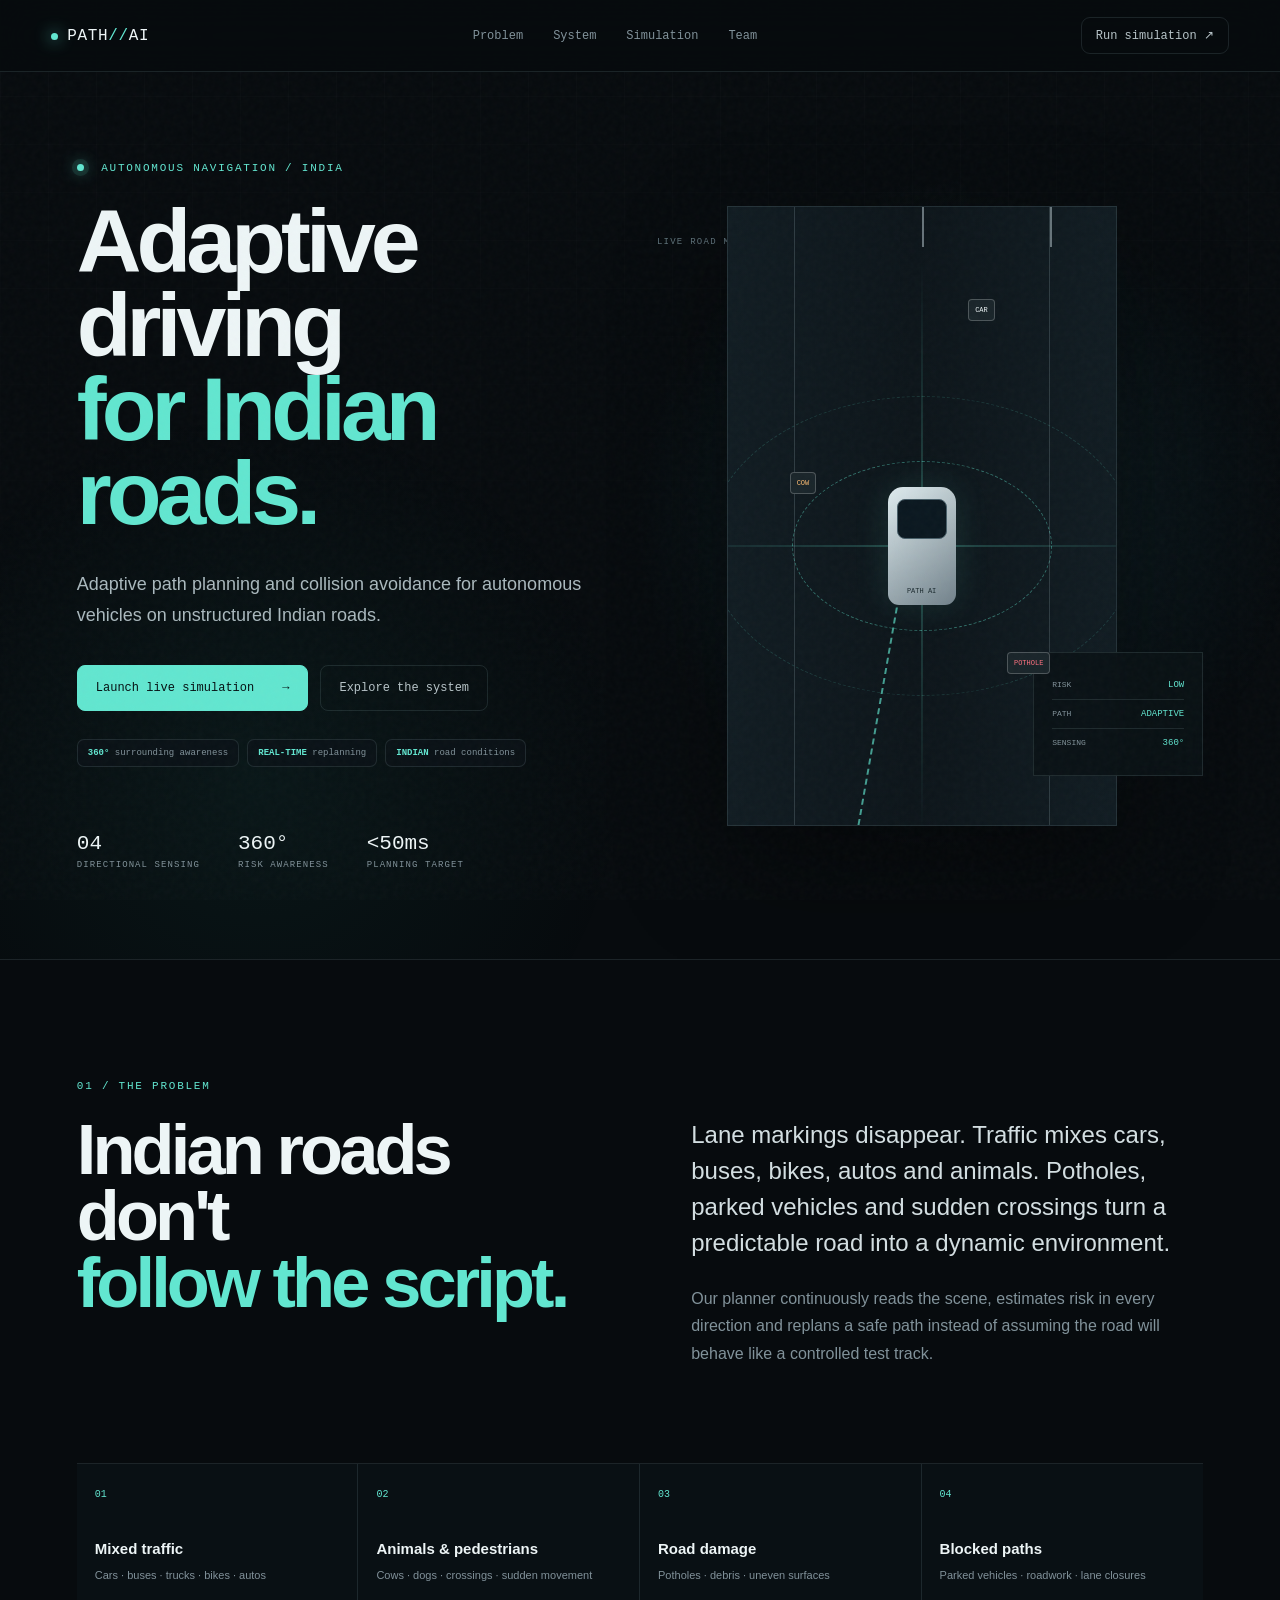
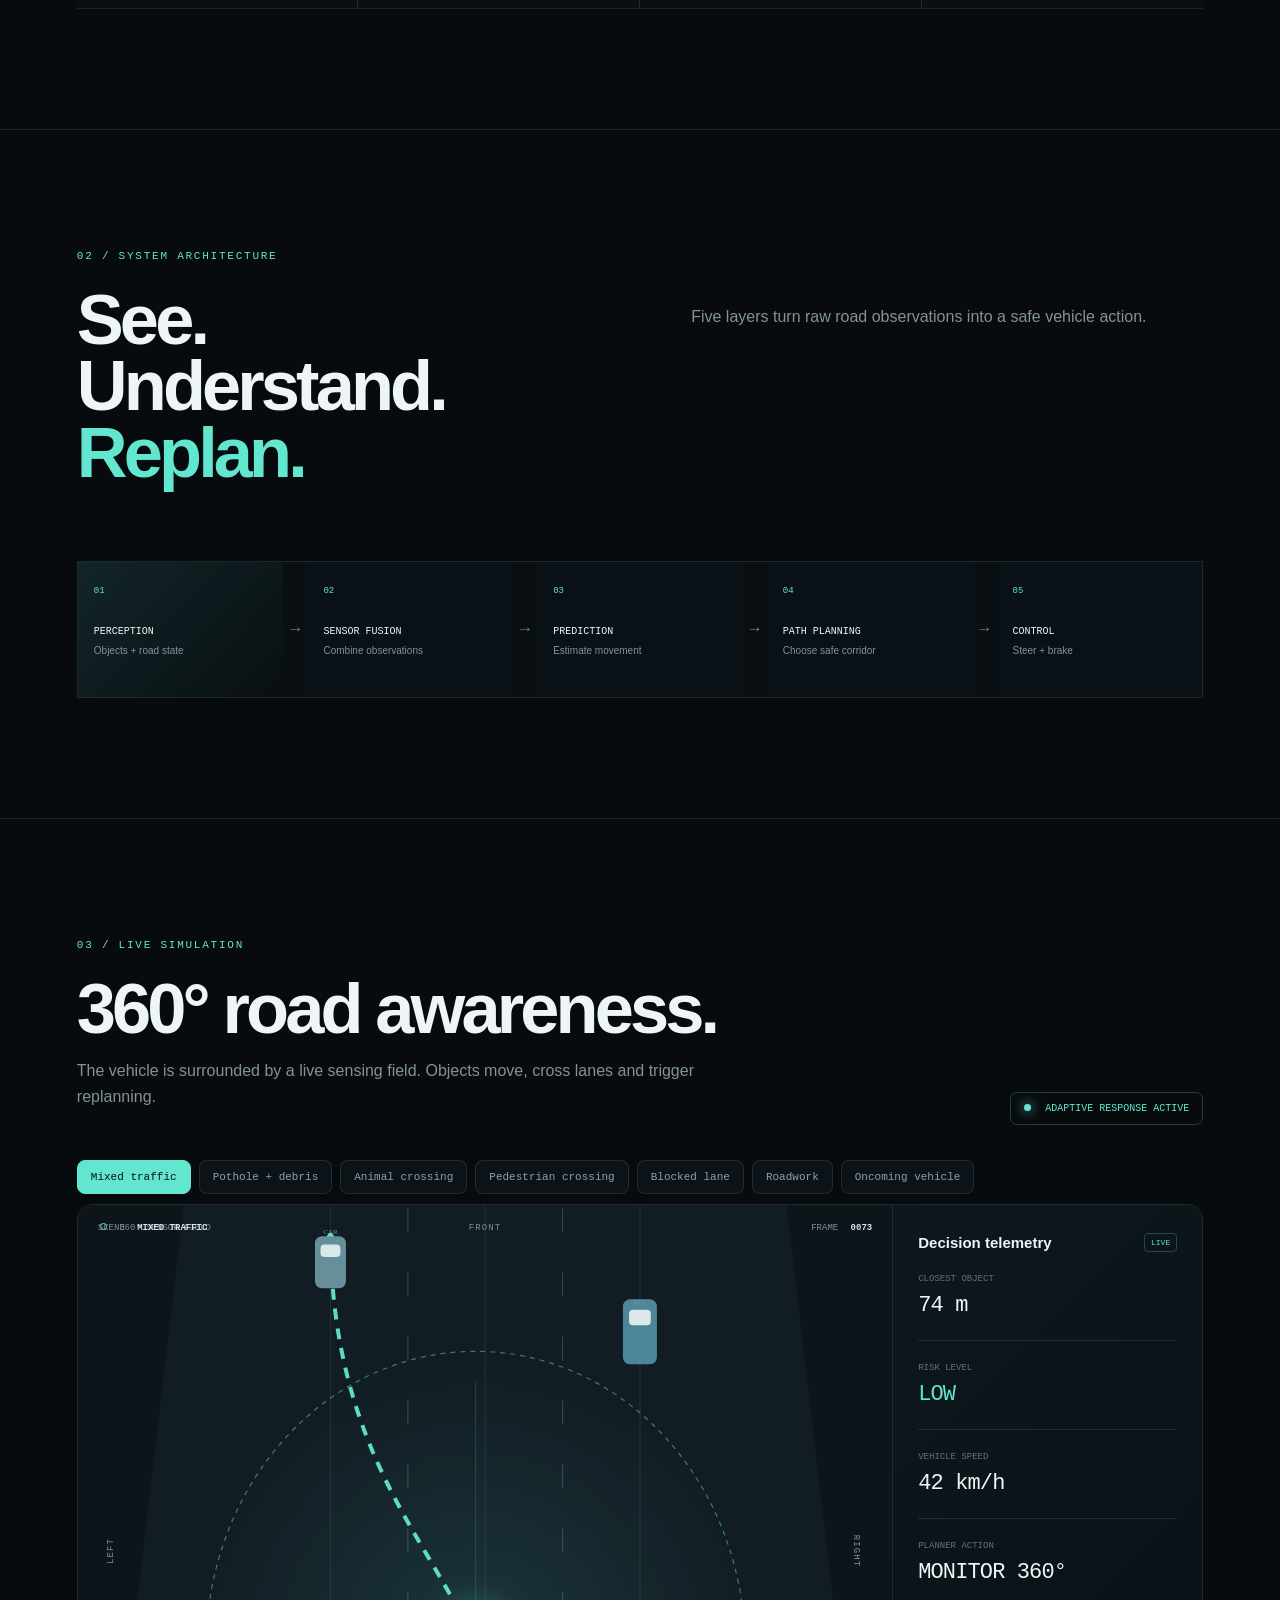
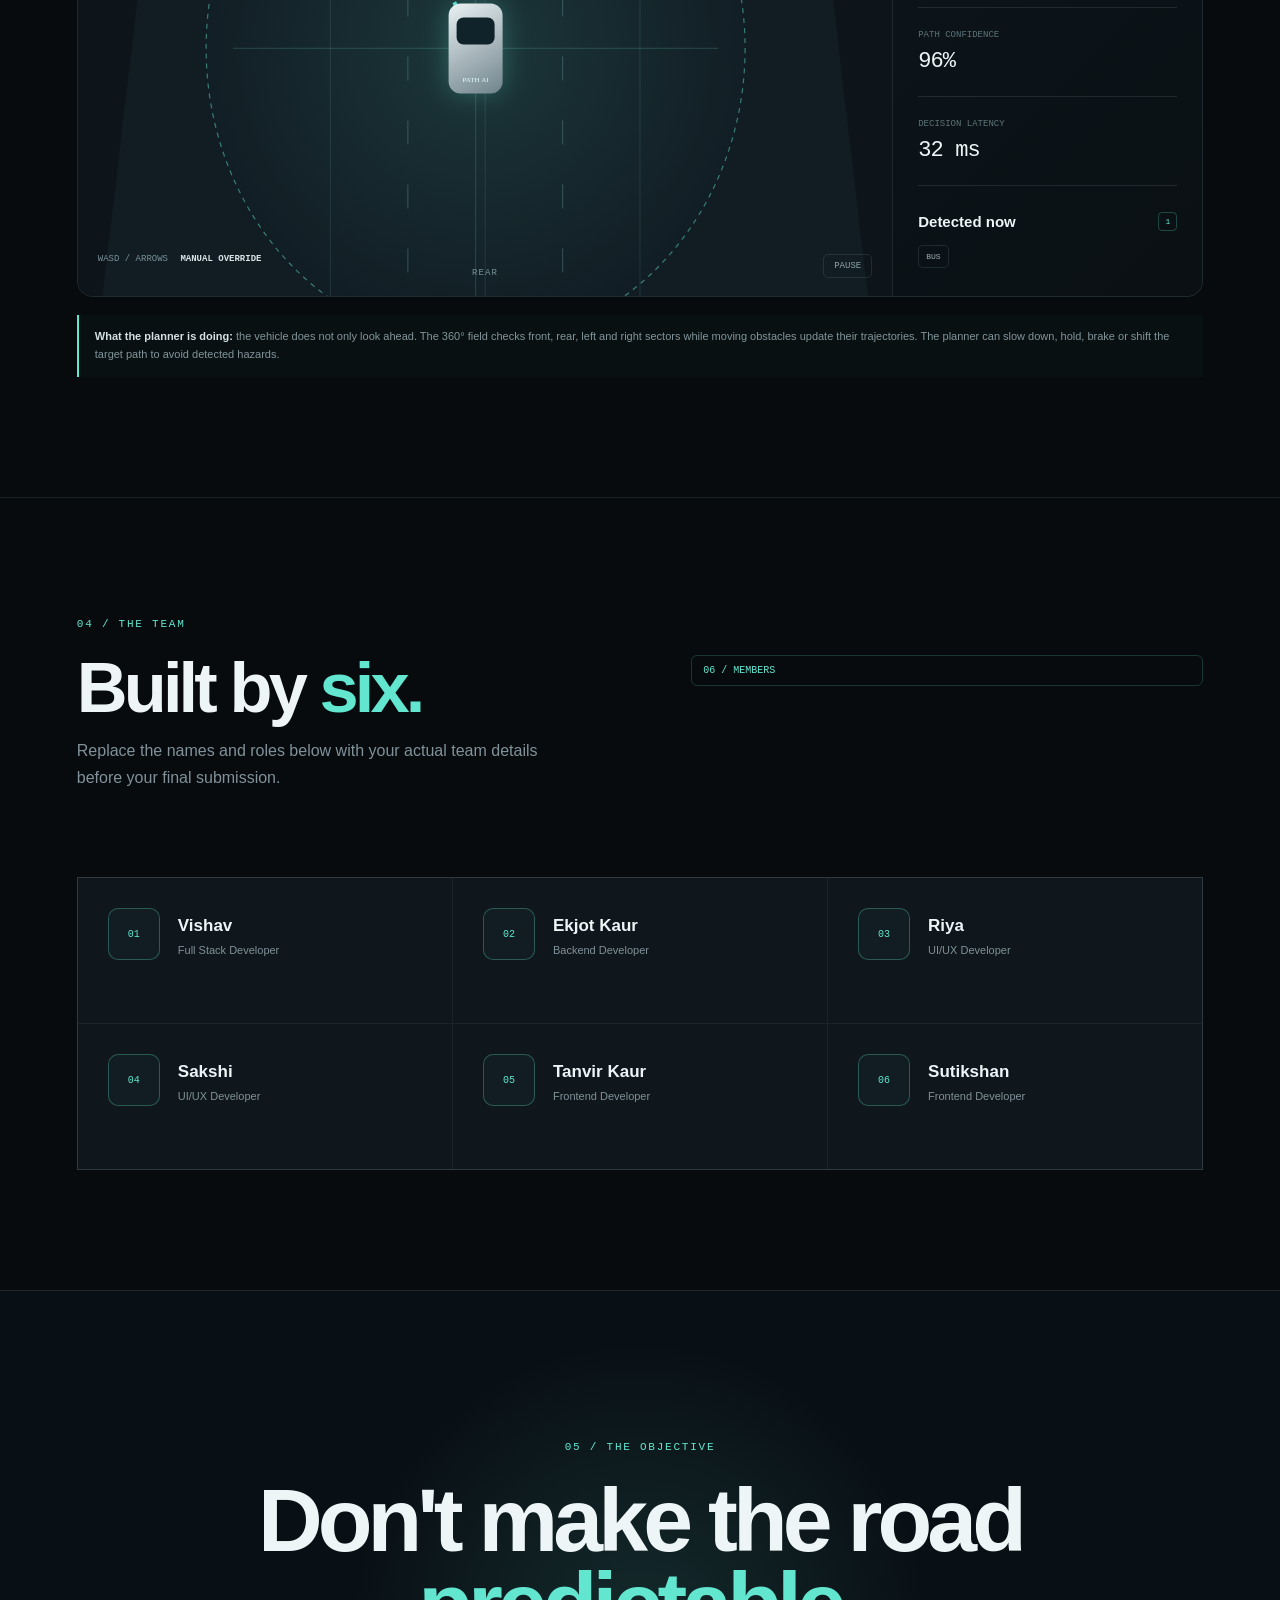
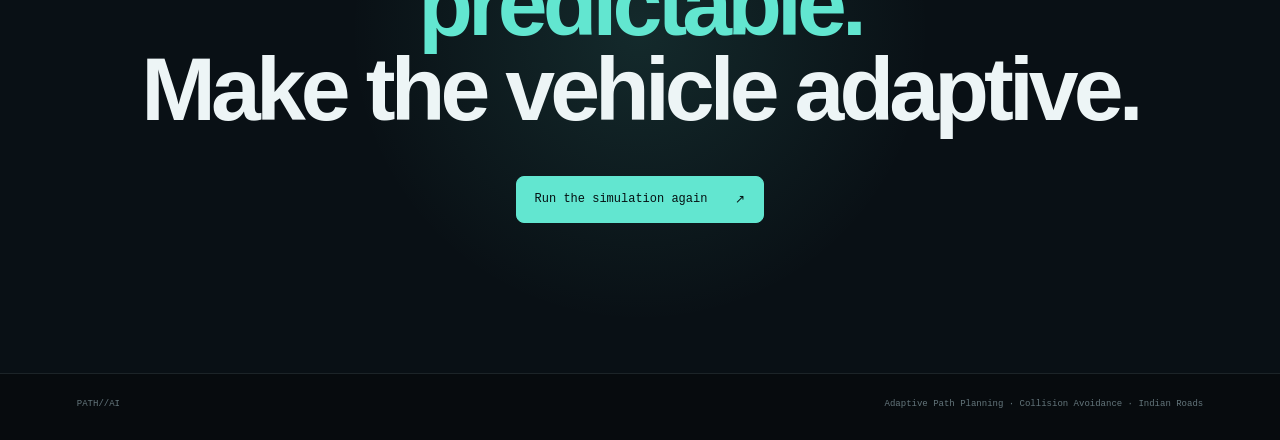
<file: index.html>
<!DOCTYPE html>
<html lang="en">
<head>
  <meta charset="UTF-8">
  <meta name="viewport" content="width=device-width, initial-scale=1.0">
  <title>PATH//AI — Adaptive Path Planning</title>
  <meta name="description" content="A perception-to-control system that detects vehicles, pedestrians, animals, potholes and road obstructions — then adapts the vehicle path before a collision occurs.">
  <style>:root{
  --bg:#070b0e; --panel:#0c1318; --panel2:#101a20; --line:rgba(155,190,198,.14); --text:#edf5f6; --muted:#81929a; --mint:#62e6d0; --cyan:#63c9ff; --red:#ff6170;
  --amber:#ffb55c; --mono:"DM Mono",monospace; --sans:"Inter",sans-serif;
}
*{box-sizing:border-box} html{scroll-behavior:smooth} body{margin:0;background:var(--bg);color:var(--text);font-family:var(--sans);overflow-x:hidden}
body:before{content:"";position:fixed;inset:0;pointer-events:none;background-image:linear-gradient(rgba(255,255,255,.015) 1px,transparent 1px),linear-gradient(90deg,rgba(255,255,255,.015) 1px,transparent 1px);background-size:48px 48px;mask-image:linear-gradient(to bottom,black,transparent 90%);z-index:-2}
.noise{position:fixed;inset:0;pointer-events:none;opacity:.035;z-index:20;background-image:url("data:image/svg+xml,%3Csvg viewBox='0 0 180 180' xmlns='http://www.w3.org/2000/svg'%3E%3Cfilter id='n'%3E%3CfeTurbulence type='fractalNoise' baseFrequency='.9' numOctaves='4' stitchTiles='stitch'/%3E%3C/filter%3E%3Crect width='100%25' height='100%25' filter='url(%23n)' opacity='.8'/%3E%3C/svg%3E")}
a{color:inherit;text-decoration:none}.nav{height:72px;display:flex;align-items:center;justify-content:space-between;padding:0 4vw;border-bottom:1px solid var(--line);position:sticky;top:0;background:rgba(244,248,247,.88);backdrop-filter:blur(18px);z-index:50}
.brand{font-family:var(--mono);font-weight:500;letter-spacing:.04em}.brand span{color:var(--mint)}.brand-dot{display:inline-block;width:7px;height:7px;border-radius:50%;background:var(--mint);box-shadow:0 0 16px var(--mint);margin-right:9px}
.nav nav{display:flex;gap:30px;font:12px var(--mono);color:#60757b}.nav nav a:hover{color:var(--mint)}.nav-cta{font:12px var(--mono);border:1px solid var(--line);padding:10px 14px;border-radius:9px}.nav-cta:hover{border-color:var(--mint);color:var(--mint)}
.hero{min-height:calc(100vh - 72px);display:grid;grid-template-columns:1fr 1fr;align-items:center;padding:7vw 6vw;position:relative;overflow:hidden}.hero-grid{position:absolute;inset:0;background:radial-gradient(circle at 75% 50%,rgba(51,153,173,.14),transparent 32%),radial-gradient(circle at 20% 80%,rgba(55,214,188,.06),transparent 30%)}
.hero-copy{position:relative;z-index:2;max-width:700px}.eyebrow,.section-kicker{font:11px var(--mono);letter-spacing:.16em;color:var(--mint);margin-bottom:25px}.pulse{width:7px;height:7px;border-radius:50%;display:inline-block;background:var(--mint);box-shadow:0 0 0 5px rgba(98,230,208,.1),0 0 15px var(--mint);margin-right:9px}
h1,h2{margin:0;line-height:.94;letter-spacing:-.055em;font-weight:800}h1{font-size:clamp(62px,7vw,116px)}h2{font-size:clamp(48px,5.5vw,86px)}em{font-style:normal;color:var(--mint)}
.hero-lead{font-size:18px;line-height:1.7;color:#aab9be;max-width:590px;margin:34px 0}.hero-actions{display:flex;gap:12px;flex-wrap:wrap}.primary-btn,.ghost-btn{display:inline-flex;align-items:center;gap:28px;padding:15px 18px;border-radius:8px;font:12px var(--mono);transition:.25s}.primary-btn{background:var(--mint);color:#051012;border:1px solid var(--mint)}.primary-btn:hover{transform:translateY(-2px);box-shadow:0 10px 40px rgba(98,230,208,.18)}.ghost-btn{border:1px solid var(--line);color:#53666d}.ghost-btn:hover{border-color:#68838b}
.hero-stats{display:flex;gap:38px;margin-top:65px}.hero-stats div{display:flex;flex-direction:column;gap:5px}.hero-stats b{font:21px var(--mono)}.hero-stats span{font:9px var(--mono);color:var(--muted);text-transform:uppercase;letter-spacing:.12em}
.hero-visual{height:620px;position:relative;display:flex;justify-content:center;align-items:center}.hero-road{width:min(390px,75%);height:620px;background:linear-gradient(90deg,#e1e9e7,#f5f8f7 48%,#e1e9e7);border:1px solid var(--line);position:relative;overflow:hidden;box-shadow:0 40px 100px rgba(0,0,0,.4)}.hero-road:before,.hero-road:after{content:"";position:absolute;top:0;bottom:0;width:1px;background:rgba(210,240,245,.16)}.hero-road:before{left:17%}.hero-road:after{right:17%}.lane-mark{position:absolute;top:-30px;height:70px;width:2px;background:#8d9ca1;opacity:.7;animation:roadmove 1.5s linear infinite}.l1{left:50%}.l2{left:83%}.hero-car{position:absolute;left:50%;top:55%;transform:translate(-50%,-50%);width:68px;height:118px;border-radius:15px 15px 11px 11px;background:linear-gradient(140deg,#dfecef,#71818a);z-index:4;box-shadow:0 0 35px rgba(98,230,208,.13)}.hero-car:after{content:"";position:absolute;left:9px;right:9px;top:12px;height:38px;border-radius:8px;background:#0b1820;border:1px solid #49606a}.hero-car span{position:absolute;bottom:10px;left:0;right:0;text-align:center;font:7px var(--mono);color:#1b2a2f}.scan-ring{position:absolute;border:1px dashed rgba(98,230,208,.42);border-radius:50%;left:50%;top:55%;transform:translate(-50%,-50%);animation:pulseRing 2.2s ease-in-out infinite}.ring1{width:220px;height:220px}.ring2{width:390px;height:390px;opacity:.4}.scan-ray{position:absolute;left:50%;top:55%;height:46%;width:1px;background:linear-gradient(to top,rgba(98,230,208,.5),transparent);transform-origin:bottom;z-index:1}.r1{transform:translate(-50%,-100%) rotate(0)}.r2{transform:translate(-50%,-100%) rotate(90deg)}.r3{transform:translate(-50%,-100%) rotate(180deg)}.r4{transform:translate(-50%,-100%) rotate(270deg)}.hero-obstacle{position:absolute;font:7px var(--mono);padding:6px;border:1px solid rgba(255,255,255,.22);background:#1a252a;border-radius:4px;z-index:5}.o1{top:15%;left:62%}.o2{top:43%;left:16%;color:#ffbd73}.o3{top:72%;left:72%;color:#ff7180}.route-line{position:absolute;left:50%;bottom:0;height:45%;width:80px;border-left:2px dashed rgba(98,230,208,.65);transform:translateX(-50%) skewX(-10deg)}
.telemetry-float{position:absolute;right:0;bottom:8%;width:170px;background:rgba(255,255,255,.94);border:1px solid var(--line);padding:18px;backdrop-filter:blur(10px)}.telemetry-float div{display:flex;justify-content:space-between;border-bottom:1px solid var(--line);padding:9px 0}.telemetry-float div:last-child{border:0}.telemetry-float span{font:8px var(--mono);color:var(--muted)}.telemetry-float strong{font:9px var(--mono);color:var(--mint)}.mini-label{position:absolute;font:9px var(--mono);color:#61757d;letter-spacing:.14em}.top-left{top:5%;left:3%}
.section{padding:120px 6vw;border-top:1px solid var(--line)}.problem-grid,.system-head,.team-head{display:grid;grid-template-columns:1fr 1fr;gap:8vw}.big-copy{font-size:24px;line-height:1.5;margin:0 0 24px;color:#d3dee1}.muted{color:var(--muted);line-height:1.7;max-width:600px}.condition-grid{display:grid;grid-template-columns:repeat(4,1fr);margin-top:80px;border-top:1px solid var(--line);border-bottom:1px solid var(--line)}.condition{padding:25px 18px;border-right:1px solid var(--line)}.condition:last-child{border:0}.condition-no{font:10px var(--mono);color:var(--mint);display:block;margin-bottom:40px}.condition b{display:block;font-size:15px;margin-bottom:8px}.condition small{color:var(--muted);font-size:11px;line-height:1.5}
.system-head p,.team-head p{color:var(--muted);line-height:1.7;max-width:480px}.pipeline{display:grid;grid-template-columns:1fr auto 1fr auto 1fr auto 1fr auto 1fr;align-items:stretch;margin-top:75px;border:1px solid var(--line);background:rgba(12,19,24,.65)}.pipeline-step{padding:24px 16px;min-height:135px}.pipeline-step.active{background:linear-gradient(135deg,rgba(98,230,208,.1),transparent)}.pipeline-step span{font:9px var(--mono);color:var(--mint);display:block;margin-bottom:30px}.pipeline-step b{font:10px var(--mono);display:block}.pipeline-step small{font-size:10px;color:var(--muted);display:block;margin-top:8px}.pipeline-arrow{display:flex;align-items:center;color:#71858b;padding:0 4px}
.sim-head{display:flex;justify-content:space-between;align-items:end;gap:30px}.sim-head p{color:var(--muted);max-width:620px;line-height:1.6}.sim-status{font:10px var(--mono);border:1px solid rgba(98,230,208,.25);color:var(--mint);padding:10px 13px;border-radius:7px;white-space:nowrap}.sim-status span{display:inline-block;width:7px;height:7px;border-radius:50%;background:var(--mint);margin-right:8px;box-shadow:0 0 12px var(--mint)}
.scenario-bar{display:flex;gap:8px;flex-wrap:wrap;margin:35px 0 10px}.scenario{font:11px var(--mono);color:#8ea1a8;background:#ffffff;border:1px solid var(--line);border-radius:8px;padding:10px 13px;cursor:pointer}.scenario:hover{border-color:#49626a}.scenario.active{background:var(--mint);color:#061014;border-color:var(--mint)}
.sim-shell{display:grid;grid-template-columns:1fr 310px;border:1px solid var(--line);border-radius:16px;overflow:hidden;background:#edf3f1;min-height:680px}.canvas-wrap{position:relative;min-height:680px;background:#e8efed}.canvas-wrap canvas{display:block;width:100%;height:100%;min-height:680px}.direction-label{position:absolute;font:9px var(--mono);letter-spacing:.12em;color:#66818a}.north{top:18px;left:50%;transform:translateX(-50%)}.south{bottom:18px;left:50%;transform:translateX(-50%)}.west{left:20px;top:50%;transform:translateY(-50%) rotate(-90deg)}.east{right:20px;top:50%;transform:translateY(-50%) rotate(90deg)}.sensor-legend{position:absolute;top:18px;left:22px;font:9px var(--mono);color:#55747a}.sensor-legend i{display:inline-block;width:7px;height:7px;border:1px solid var(--mint);border-radius:50%;margin-right:7px}.sim-hud{position:absolute;left:20px;right:20px;display:flex;justify-content:space-between;font:9px var(--mono);color:#60767c}.sim-hud b{color:#d8e4e6;margin-left:7px}.top-hud{top:18px}.bottom-hud{bottom:18px}.bottom-hud button{font:9px var(--mono);background:transparent;border:1px solid var(--line);color:#91a5ab;padding:6px 10px;border-radius:5px;cursor:pointer}.telemetry{border-left:1px solid var(--line);background:linear-gradient(135deg,#ffffff,#edf4f2);padding:28px 25px}.telemetry-title{font-size:15px;font-weight:700;display:flex;justify-content:space-between;align-items:center}.telemetry-title span{font:8px var(--mono);color:var(--mint);border:1px solid rgba(98,230,208,.25);padding:4px 6px;border-radius:4px}.metric{padding:22px 0;border-bottom:1px solid var(--line)}.metric small{font:9px var(--mono);color:#5d747b;display:block;margin-bottom:9px}.metric strong{font:22px var(--mono);letter-spacing:-.04em}.metric strong[data-risk="HIGH"]{color:var(--red)}.metric strong[data-risk="MEDIUM"]{color:var(--amber)}.metric strong[data-risk="LOW"]{color:var(--mint)}.detected{margin-top:26px}.object-list{display:flex;flex-wrap:wrap;gap:6px;margin-top:14px}.object-chip{font:8px var(--mono);padding:6px 7px;border:1px solid var(--line);color:#9fb1b7;border-radius:5px}.sim-note{margin-top:18px;border-left:2px solid var(--mint);padding:13px 16px;color:#83959b;font-size:11px;line-height:1.6;background:rgba(98,230,208,.025)}.sim-note b{color:#d5e1e4}
.team-grid{display:grid;grid-template-columns:repeat(3,1fr);gap:1px;background:var(--line);margin-top:70px;border:1px solid var(--line)}.member{background:#ffffff;padding:30px;display:flex;gap:18px;min-height:145px}.avatar{width:52px;height:52px;border:1px solid rgba(98,230,208,.3);display:grid;place-items:center;color:var(--mint);font:10px var(--mono);flex:none;border-radius:10px;background:rgba(98,230,208,.03)}.member small{font:8px var(--mono);color:#5d747b;letter-spacing:.12em}.member h3{margin:8px 0;font-size:17px}.member p{margin:0;color:var(--muted);font-size:11px}.team-count{font:10px var(--mono);color:var(--mint);align-self:start;border:1px solid rgba(98,230,208,.2);padding:9px 11px;border-radius:6px}
.closing{padding:150px 6vw;text-align:center;position:relative;overflow:hidden;border-top:1px solid var(--line)}.closing-grid{position:absolute;inset:0;background:radial-gradient(circle at 50% 50%,rgba(98,230,208,.12),transparent 40%);pointer-events:none}.closing h2{position:relative;font-size:clamp(50px,7vw,105px);margin-bottom:45px}.closing .primary-btn{position:relative}
footer{border-top:1px solid var(--line);padding:25px 6vw;display:flex;justify-content:space-between;font:9px var(--mono);color:#64767c}
@keyframes roadmove{from{transform:translateY(-90px)}to{transform:translateY(650px)}}@keyframes pulseRing{0%,100%{opacity:.4;transform:translate(-50%,-50%) scale(.96)}50%{opacity:.8;transform:translate(-50%,-50%) scale(1.02)}}
@media(max-width:950px){.nav nav{display:none}.hero{grid-template-columns:1fr;padding-top:80px}.hero-visual{margin-top:40px}.problem-grid,.system-head,.team-head{grid-template-columns:1fr}.condition-grid{grid-template-columns:1fr 1fr}.pipeline{grid-template-columns:1fr}.pipeline-arrow{display:none}.pipeline-step{border-bottom:1px solid var(--line)}.sim-head{display:block}.sim-status{display:inline-block;margin-top:20px}.sim-shell{grid-template-columns:1fr}.telemetry{border-left:0;border-top:1px solid var(--line)}.team-grid{grid-template-columns:1fr 1fr}}
@media(max-width:600px){.nav{padding:0 18px}.nav-cta{display:none}.hero,.section,.closing{padding-left:20px;padding-right:20px}.hero{padding-top:60px}.hero-stats{gap:18px;flex-wrap:wrap}.hero-visual{height:500px}.hero-road{height:500px}.condition-grid,.team-grid{grid-template-columns:1fr}.sim-shell,.canvas-wrap,.canvas-wrap canvas{min-height:540px}.telemetry{padding:22px}.scenario{font-size:9px}.big-copy{font-size:19px}footer{flex-direction:column;gap:10px}}

.landing-badge{position:absolute;top:6%;left:6vw;z-index:4;display:inline-flex;align-items:center;gap:9px;font:10px 'DM Mono',monospace;letter-spacing:.13em;color:#147e73;border:1px solid rgba(22,184,164,.22);background:rgba(255,255,255,.8);padding:9px 12px;border-radius:7px}
.landing-badge span{width:6px;height:6px;border-radius:50%;background:#16b8a4;box-shadow:0 0 12px rgba(22,184,164,.5)}
.hero{padding-top:120px}.hero-proof{display:flex;gap:8px;flex-wrap:wrap;margin-top:28px}
.hero-proof span{border:1px solid var(--line);background:rgba(255,255,255,.8);border-radius:7px;padding:8px 10px;font:9px 'DM Mono',monospace;color:#62767d}.hero-proof b{color:#168e81}
.canvas-wrap{background:#e8efed!important}.telemetry{background:linear-gradient(135deg,#fff,#edf4f2)!important}.scenario{background:#fff}.object-chip{background:#f8fbfa}
.condition,.pipeline-step,.member{background:rgba(255,255,255,.82)}.closing{background:#edf5f3}
.ring1{width:260px;height:170px}.ring2{width:430px;height:300px}

/* FINAL DARK THEME */
.nav{background:rgba(7,11,14,.84);color:var(--text)}
.nav nav{color:#81929a}.nav-cta{color:#b8c5c9}
.hero-grid{background:radial-gradient(circle at 75% 50%,rgba(51,153,173,.14),transparent 32%),radial-gradient(circle at 20% 80%,rgba(55,214,188,.06),transparent 30%)}
.hero-lead{color:#aab9be}.ghost-btn{color:#b8c5c9}
.hero-road{background:linear-gradient(90deg,#111c22,#0d151a 48%,#111c22);box-shadow:0 40px 100px rgba(0,0,0,.4)}
.telemetry-float{background:rgba(11,18,22,.90)}
.big-copy{color:#d3dee1}
.pipeline{background:rgba(12,19,24,.65)}
.scenario{background:#0c1318;color:#8ea1a8}
.sim-shell{background:#0a1116}
.canvas-wrap{background:#0d151b!important}
.telemetry{background:linear-gradient(135deg,#0d171d,#0a1014)!important}
.object-chip{background:#0b1217;color:#9fb1b7}
.condition,.pipeline-step,.member{background:rgba(12,19,24,.72)}
.closing{background:#091015}
.sensor-legend{color:#78929a}.direction-label{color:#78929a}.sim-hud{color:#78929a}.bottom-hud button{color:#91a5ab}
.landing-badge{display:none!important}.hero{padding-top:7vw}
.hero-proof span{background:rgba(12,19,24,.75);color:#81929a}.hero-proof b{color:var(--mint)}
</style>
</head>
<body>
  <div class="noise"></div>
  <header class="nav">
    <a class="brand" href="#home"><span class="brand-dot"></span>PATH<span>//</span>AI</a>
    <nav>
      <a href="#problem">Problem</a>
      <a href="#system">System</a>
      <a href="#simulation">Simulation</a>
      <a href="#team">Team</a>
    </nav>
    <a class="nav-cta" href="#simulation">Run simulation <span>↗</span></a>
  </header>

  <main>
    <section class="hero" id="home">
      <div class="hero-grid"></div>
      <div class="hero-copy">
        <div class="eyebrow"><span class="pulse"></span> AUTONOMOUS NAVIGATION / INDIA</div>
        <h1>Adaptive driving<br><em>for Indian roads.</em></h1>
        <p class="hero-lead">Adaptive path planning and collision avoidance for autonomous vehicles on unstructured Indian roads.</p>
        <div class="hero-actions">
          <a class="primary-btn" href="#simulation">Launch live simulation <span>→</span></a>
          <a class="ghost-btn" href="#system">Explore the system</a>
        </div>
        <div class="hero-proof"><span><b>360°</b> surrounding awareness</span><span><b>REAL-TIME</b> replanning</span><span><b>INDIAN</b> road conditions</span></div><div class="hero-stats">
          <div><b>04</b><span>directional sensing</span></div>
          <div><b>360°</b><span>risk awareness</span></div>
          <div><b>&lt;50ms</b><span>planning target</span></div>
        </div>
      </div>
      <div class="hero-visual">
        <div class="mini-label top-left">LIVE ROAD MODEL</div>
        <div class="hero-road">
          <div class="lane-mark l1"></div><div class="lane-mark l2"></div>
          <div class="hero-car">
            <div class="car-glass"></div><span>PATH AI</span>
          </div>
          <div class="scan-ring ring1"></div>
          <div class="scan-ring ring2"></div>
          <div class="scan-ray r1"></div><div class="scan-ray r2"></div>
          <div class="scan-ray r3"></div><div class="scan-ray r4"></div>
          <div class="hero-obstacle o1">CAR</div>
          <div class="hero-obstacle o2">COW</div>
          <div class="hero-obstacle o3">POTHOLE</div>
          <div class="route-line"></div>
        </div>
        <div class="telemetry-float">
          <div><span>RISK</span><strong>LOW</strong></div>
          <div><span>PATH</span><strong>ADAPTIVE</strong></div>
          <div><span>SENSING</span><strong>360°</strong></div>
        </div>
      </div>
    </section>

    <section class="problem section" id="problem">
      <div class="section-kicker">01 / THE PROBLEM</div>
      <div class="problem-grid">
        <div>
          <h2>Indian roads don't<br><em>follow the script.</em></h2>
        </div>
        <div>
          <p class="big-copy">Lane markings disappear. Traffic mixes cars, buses, bikes, autos and animals. Potholes, parked vehicles and sudden crossings turn a predictable road into a dynamic environment.</p>
          <p class="muted">Our planner continuously reads the scene, estimates risk in every direction and replans a safe path instead of assuming the road will behave like a controlled test track.</p>
        </div>
      </div>
      <div class="condition-grid">
        <div class="condition"><span class="condition-no">01</span><b>Mixed traffic</b><small>Cars · buses · trucks · bikes · autos</small></div>
        <div class="condition"><span class="condition-no">02</span><b>Animals & pedestrians</b><small>Cows · dogs · crossings · sudden movement</small></div>
        <div class="condition"><span class="condition-no">03</span><b>Road damage</b><small>Potholes · debris · uneven surfaces</small></div>
        <div class="condition"><span class="condition-no">04</span><b>Blocked paths</b><small>Parked vehicles · roadwork · lane closures</small></div>
      </div>
    </section>

    <section class="system section" id="system">
      <div class="section-kicker">02 / SYSTEM ARCHITECTURE</div>
      <div class="system-head">
        <h2>See. Understand.<br><em>Replan.</em></h2>
        <p>Five layers turn raw road observations into a safe vehicle action.</p>
      </div>
      <div class="pipeline">
        <div class="pipeline-step active"><span>01</span><b>PERCEPTION</b><small>Objects + road state</small></div>
        <div class="pipeline-arrow">→</div>
        <div class="pipeline-step"><span>02</span><b>SENSOR FUSION</b><small>Combine observations</small></div>
        <div class="pipeline-arrow">→</div>
        <div class="pipeline-step"><span>03</span><b>PREDICTION</b><small>Estimate movement</small></div>
        <div class="pipeline-arrow">→</div>
        <div class="pipeline-step"><span>04</span><b>PATH PLANNING</b><small>Choose safe corridor</small></div>
        <div class="pipeline-arrow">→</div>
        <div class="pipeline-step"><span>05</span><b>CONTROL</b><small>Steer + brake</small></div>
      </div>
    </section>

    <section class="simulation section" id="simulation">
      <div class="section-kicker">03 / LIVE SIMULATION</div>
      <div class="sim-head">
        <div>
          <h2>360° road awareness.</h2>
          <p>The vehicle is surrounded by a live sensing field. Objects move, cross lanes and trigger replanning.</p>
        </div>
        <div class="sim-status"><span></span> ADAPTIVE RESPONSE ACTIVE</div>
      </div>

      <div class="scenario-bar">
        <button class="scenario active" data-scenario="mixed">Mixed traffic</button>
        <button class="scenario" data-scenario="pothole">Pothole + debris</button>
        <button class="scenario" data-scenario="animal">Animal crossing</button>
        <button class="scenario" data-scenario="pedestrian">Pedestrian crossing</button>
        <button class="scenario" data-scenario="blocked">Blocked lane</button>
        <button class="scenario" data-scenario="roadwork">Roadwork</button>
        <button class="scenario" data-scenario="oncoming">Oncoming vehicle</button>
      </div>

      <div class="sim-shell">
        <div class="canvas-wrap">
          <canvas id="simCanvas"></canvas>
          <div class="direction-label north">FRONT</div>
          <div class="direction-label south">REAR</div>
          <div class="direction-label west">LEFT</div>
          <div class="direction-label east">RIGHT</div>
          <div class="sensor-legend"><i></i> 360° SENSOR FIELD</div>
          <div class="sim-hud top-hud">
            <span>SCENE <b id="sceneName">MIXED TRAFFIC</b></span>
            <span>FRAME <b id="frameCount">0000</b></span>
          </div>
          <div class="sim-hud bottom-hud">
            <span>WASD / ARROWS <b>MANUAL OVERRIDE</b></span>
            <button id="pauseBtn">PAUSE</button>
          </div>
        </div>
        <aside class="telemetry">
          <div class="telemetry-title">Decision telemetry <span>LIVE</span></div>
          <div class="metric"><small>CLOSEST OBJECT</small><strong id="distance">-- m</strong></div>
          <div class="metric"><small>RISK LEVEL</small><strong id="risk">LOW</strong></div>
          <div class="metric"><small>VEHICLE SPEED</small><strong id="speed">32 km/h</strong></div>
          <div class="metric"><small>PLANNER ACTION</small><strong id="action">HOLD LANE</strong></div>
          <div class="metric"><small>PATH CONFIDENCE</small><strong id="confidence">94%</strong></div>
          <div class="metric"><small>DECISION LATENCY</small><strong id="latency">28 ms</strong></div>
          <div class="detected">
            <div class="telemetry-title">Detected now <span id="objectCount">0</span></div>
            <div id="objectList" class="object-list"></div>
          </div>
        </aside>
      </div>
      <div class="sim-note"><b>What the planner is doing:</b> the vehicle does not only look ahead. The 360° field checks front, rear, left and right sectors while moving obstacles update their trajectories. The planner can slow down, hold, brake or shift the target path to avoid detected hazards.</div>
    </section>

    <section class="team section" id="team">
      <div class="section-kicker">04 / THE TEAM</div>
      <div class="team-head">
        <div><h2>Built by <em>six.</em></h2><p>Replace the names and roles below with your actual team details before your final submission.</p></div>
        <div class="team-count">06 / MEMBERS</div>
      </div>
      <div class="team-grid">
        <article class="member"><div class="avatar">01</div><div><h3>Vishav</h3><p>Full Stack Developer</p></div></article>
        <article class="member"><div class="avatar">02</div><div><h3>Ekjot Kaur</h3><p>Backend Developer</p></div></article>
        <article class="member"><div class="avatar">03</div><div><h3>Riya</h3><p>UI/UX Developer</p></div></article>
        <article class="member"><div class="avatar">04</div><div><h3>Sakshi</h3><p>UI/UX Developer</p></div></article>
        <article class="member"><div class="avatar">05</div><div><h3>Tanvir Kaur</h3><p>Frontend Developer</p></div></article>
        <article class="member"><div class="avatar">06</div><div><h3>Sutikshan</h3><p>Frontend Developer</p></div></article>
      </div>
    </section>

    <section class="closing">
      <div class="closing-grid"></div>
      <div class="section-kicker">05 / THE OBJECTIVE</div>
      <h2>Don't make the road<br><em>predictable.</em><br>Make the vehicle adaptive.</h2>
      <a class="primary-btn" href="#simulation">Run the simulation again <span>↗</span></a>
    </section>
  </main>

  <footer><span>PATH//AI</span><span>Adaptive Path Planning · Collision Avoidance · Indian Roads</span></footer>
  <script>
const canvas=document.getElementById("simCanvas"),ctx=canvas.getContext("2d");
let W=0,H=0,dpr=1,frame=0,paused=false,scenario="mixed",manual={x:0,y:0};
const TAU=Math.PI*2;
const ui={distance:document.getElementById("distance"),risk:document.getElementById("risk"),speed:document.getElementById("speed"),action:document.getElementById("action"),confidence:document.getElementById("confidence"),latency:document.getElementById("latency"),objectCount:document.getElementById("objectCount"),objectList:document.getElementById("objectList"),sceneName:document.getElementById("sceneName"),frameCount:document.getElementById("frameCount")};
const configs={mixed:{name:"MIXED TRAFFIC",objects:["car","bus","bike","auto","parked"]},pothole:{name:"POTHOLE + DEBRIS",objects:["pothole","debris","car","bike","parked"]},animal:{name:"ANIMAL CROSSING",objects:["cow","dog","bike","car","auto"]},pedestrian:{name:"PEDESTRIAN CROSSING",objects:["pedestrian","pedestrian","car","bike","auto"]},blocked:{name:"BLOCKED LANE",objects:["parked","parked","car","bus","debris"]},roadwork:{name:"ROADWORK",objects:["cone","cone","barrier","worker","car"]},oncoming:{name:"ONCOMING VEHICLE",objects:["oncoming","oncoming","bike","auto","parked"]}};
let ego={x:0,y:0,targetX:0},obstacles=[];
const lanes=[-1,0,1],laneX=l=>W/2+l*W*.19;
const SENSOR_RANGE_M=60;
const ROAD_LEFT_TOP=.13,ROAD_RIGHT_TOP=.87,ROAD_LEFT_BOTTOM=.03,ROAD_RIGHT_BOTTOM=.97;
const isCross=o=>["cow","dog","pedestrian","worker"].includes(o.type);
const isStatic=o=>["parked","pothole","debris","barrier","cone"].includes(o.type);

function resize(){
  const r=canvas.getBoundingClientRect();dpr=Math.min(devicePixelRatio||1,2);
  W=r.width;H=r.height;canvas.width=W*dpr;canvas.height=H*dpr;ctx.setTransform(dpr,0,0,dpr,0,0);
  ego.x=W/2;ego.y=H*.64;ego.targetX=ego.x;resetObjects();
}
window.addEventListener("resize",resize);

function resetObjects(){
  // Keep the initial scene clear of the ego vehicle.
  const safeSpawn=[
    {lane:-1,y:H*.08},{lane:1,y:H*.18},{lane:-1,y:-90},
    {lane:1,y:-170},{lane:0,y:-270},{lane:0,y:-390}
  ];
  obstacles=configs[scenario].objects.map((type,i)=>{
    if(isCross({type})){
      return {type,x:i%2?W*.10:W*.90,y:H*(.12+.12*i),lane:null,
        phase:Math.random()*TAU,speed:.6+Math.random()*.25,dir:i%2?1:-1,active:true};
    }
    const s=safeSpawn[i%safeSpawn.length];
    return {type,x:laneX(s.lane),y:s.y-Math.floor(i/6)*220,lane:s.lane,
      phase:Math.random()*TAU,speed:.6+Math.random()*.35,dir:i%2?1:-1,active:true};
  });
}

function setScenario(s){
  scenario=s;ui.sceneName.textContent=configs[s].name;resetObjects();
  document.querySelectorAll(".scenario").forEach(b=>b.classList.toggle("active",b.dataset.scenario===s));
}
document.querySelectorAll(".scenario").forEach(b=>b.addEventListener("click",()=>setScenario(b.dataset.scenario)));
document.getElementById("pauseBtn").addEventListener("click",e=>{paused=!paused;e.target.textContent=paused?"RESUME":"PAUSE"});

window.addEventListener("keydown",e=>{
  const k=e.key.toLowerCase();
  if(["a","d","w","s","arrowleft","arrowright","arrowup","arrowdown"].includes(k))e.preventDefault();
  manual.x=(k==="a"||k==="arrowleft"?-1:k==="d"||k==="arrowright"?1:0);
  manual.y=(k==="w"||k==="arrowup"?-1:k==="s"||k==="arrowdown"?1:0);
});
window.addEventListener("keyup",e=>{
  if(["a","d","w","s","arrowleft","arrowright","arrowup","arrowdown"].includes(e.key.toLowerCase()))manual={x:0,y:0};
});

function drawRoad(){
  ctx.fillStyle="#0d151b";ctx.fillRect(0,0,W,H);ctx.fillStyle="#111c23";
  ctx.beginPath();ctx.moveTo(W*.13,0);ctx.lineTo(W*.87,0);ctx.lineTo(W*.97,H);ctx.lineTo(W*.03,H);ctx.closePath();ctx.fill();
  ctx.strokeStyle="rgba(130,180,190,.13)";[W*.31,W*.50,W*.69].forEach(x=>{ctx.beginPath();ctx.moveTo(x,0);ctx.lineTo(x,H);ctx.stroke()});
  for(let y=((frame*1.8)%64)-64;y<H;y+=64){
    ctx.setLineDash([24,30]);ctx.strokeStyle="rgba(145,190,198,.25)";
    [W*.405,W*.595].forEach(x=>{ctx.beginPath();ctx.moveTo(x,y);ctx.lineTo(x,y+28);ctx.stroke()});
  }ctx.setLineDash([]);
}

function drawSensor(){
  const rx=Math.min(W,H)*.39,ry=Math.min(W,H)*.43,x=ego.x,y=ego.y;
  const g=ctx.createRadialGradient(x,y,20,x,y,Math.max(rx,ry));
  g.addColorStop(0,"rgba(98,230,208,.12)");g.addColorStop(.7,"rgba(98,230,208,.035)");g.addColorStop(1,"rgba(98,230,208,0)");
  ctx.fillStyle=g;ctx.beginPath();ctx.ellipse(x,y,rx,ry,0,0,TAU);ctx.fill();
  ctx.strokeStyle="rgba(98,230,208,.48)";ctx.setLineDash([5,5]);ctx.lineWidth=1.2;ctx.beginPath();ctx.ellipse(x,y,rx,ry,0,0,TAU);ctx.stroke();ctx.setLineDash([]);
  [[0,-1],[1,0],[0,1],[-1,0]].forEach(([dx,dy])=>{ctx.strokeStyle="rgba(98,230,208,.16)";ctx.beginPath();ctx.moveTo(x,y);ctx.lineTo(x+dx*rx*.9,y+dy*ry*.9);ctx.stroke()});
}

/* ---------- Collision model ---------- */
function obstacleBox(o){
  if(o.type==="bus") return {x:22,y:36};
  if(o.type==="oncoming") return {x:20,y:30};
  if(o.type==="car") return {x:19,y:27};
  if(o.type==="parked") return {x:20,y:29};
  if(o.type==="auto") return {x:17,y:25};
  if(o.type==="bike") return {x:9,y:19};
  if(o.type==="barrier") return {x:29,y:11};
  if(o.type==="cone") return {x:13,y:18};
  if(o.type==="worker") return {x:14,y:20};
  if(o.type==="cow") return {x:24,y:22};
  if(o.type==="pedestrian"||o.type==="dog") return {x:13,y:20};
  if(o.type==="pothole") return {x:27,y:12};
  if(o.type==="debris") return {x:18,y:13};
  return {x:20,y:28};
}
const EGO_HALF_W=27,EGO_HALF_H=45,SAFE_X=12,SAFE_Y=16;

function predictObstacle(o,t){
  let x=o.x,y=o.y;
  if(isCross(o)){
    x+=o.dir*(o.type==="pedestrian"?1.25:o.type==="cow"?0.72:0.78)*t;
    const period=W+160;
    while(x<-80)x+=period;while(x>W+80)x-=period;
    y+=Math.sin(o.phase+t*.02)*.2;
  }else{
    y+=(o.type==="oncoming"?1.55:o.speed*(.9+Math.sin(o.phase+t*.02)*.15))*t;
  }
  return{x,y};
}
function rectCollision(ex,ey,px,py,b){
  return Math.abs(ex-px)<EGO_HALF_W+b.x+SAFE_X &&
         Math.abs(ey-py)<EGO_HALF_H+b.y+SAFE_Y;
}
function roadBoundsAtY(y){
  const q=Math.max(0,Math.min(1,y/Math.max(1,H)));
  return {
    left:W*(ROAD_LEFT_TOP+(ROAD_LEFT_BOTTOM-ROAD_LEFT_TOP)*q),
    right:W*(ROAD_RIGHT_TOP+(ROAD_RIGHT_BOTTOM-ROAD_RIGHT_TOP)*q)
  };
}
function onRoadX(x,y){
  const b=roadBoundsAtY(y);
  const margin=EGO_HALF_W+8;
  return x>=b.left+margin && x<=b.right-margin;
}
function onRoadPath(fromX,toX){
  const steps=Math.max(8,Math.ceil(Math.abs(toX-fromX)/1.2));
  for(let i=0;i<=steps;i++){
    const q=i/steps,xx=fromX+(toX-fromX)*q;
    if(!onRoadX(xx,ego.y)) return false;
  }
  return true;
}

function pointSafe(x,t){
  if(!onRoadX(x,ego.y))return false;
  for(const o of obstacles){
    const p=predictObstacle(o,t),b=obstacleBox(o);
    if(p.y<ego.y-520||p.y>ego.y+180)continue;
    if(rectCollision(x,ego.y,p.x,p.y,b))return false;
  }
  return true;
}

/*
  Rolling-horizon gap planner.
  It searches actual lateral positions across the road, not only lane centers.
  The horizon is deliberately short enough that the planner can replan as
  traffic moves, so a later obstacle does not incorrectly block a usable gap.
*/
function planGap(){
  const minX=W*.16,maxX=W*.84;
  const step=Math.max(8,Math.min(14,W/75));
  const candidates=[];
  for(let x=minX;x<=maxX;x+=step)candidates.push(x);

  // Add exact gap candidates beside nearby obstacles.
  obstacles.forEach(o=>{
    const b=obstacleBox(o);
    [o.x-(b.x+EGO_HALF_W+SAFE_X+8),o.x+(b.x+EGO_HALF_W+SAFE_X+8)].forEach(x=>{
      if(x>=minX&&x<=maxX)candidates.push(x);
    });
  });
  candidates.push(ego.x,laneX(-1),laneX(0),laneX(1));

  const horizon=105;
  let best=null,bestScore=Infinity;
  for(const x of candidates){
    let safe=true;
    for(let t=0;t<=horizon;t+=3){
      if(!pointSafe(x,t)){safe=false;break}
    }
    if(!safe)continue;

    // Prefer small lateral motion, but prefer a real gap when the current
    // lane is threatened.
    let score=Math.abs(x-ego.x);
    const centerPenalty=Math.abs(x-W/2)*0.035;
    score+=centerPenalty;
    const centerSafe=pointSafe(W/2,24);
    if(!centerSafe && Math.abs(x-W/2)>22)score-=10;
    if(manual.x)score+=Math.abs(x-laneX(manual.x))*0.03;
    if(score<bestScore){bestScore=score;best=x;}
  }
  return best;
}

function immediateMoveClear(fromX,toX){
  if(!onRoadPath(fromX,toX))return false;
  const steps=Math.max(8,Math.ceil(Math.abs(toX-fromX)/1.2));
  for(let i=0;i<=steps;i++){
    const q=i/steps,xx=fromX+(toX-fromX)*q;
    for(const o of obstacles){
      const p=predictObstacle(o,q),b=obstacleBox(o);
      if(rectCollision(xx,ego.y,p.x,p.y,b))return false;
    }
  }
  return true;
}

function currentThreats(){
  return obstacles.map(o=>({...o,d:Math.hypot(o.x-ego.x,o.y-ego.y)}))
    .filter(o=>o.d<Math.min(W,H)*.52).sort((a,b)=>a.d-b.d);
}

let currentPlan={targetX:W/2,safe:true,gap:false};

function chooseLane(){
  const tx=planGap();
  if(tx===null)return{lane:0,targetX:ego.x,safe:false,gap:false};
  let nearestLane=0;
lanes.forEach(l=>{if(Math.abs(laneX(l)-tx)<Math.abs(laneX(nearestLane)-tx))nearestLane=l;});
  return{lane:nearestLane,targetX:tx,safe:true,gap:Math.abs(tx-laneX(nearestLane))>20};
}

function drawPath(){
  const tx=currentPlan.targetX;
  ctx.strokeStyle=currentPlan.safe?"rgba(98,230,208,.95)":"rgba(255,97,112,.9)";
  ctx.lineWidth=4;ctx.setLineDash([11,9]);ctx.beginPath();ctx.moveTo(ego.x,ego.y);
  ctx.bezierCurveTo(ego.x+(tx-ego.x)*.25,ego.y-100,tx,ego.y-190,tx,28);ctx.stroke();ctx.setLineDash([]);
  ctx.fillStyle=currentPlan.safe?"#62e6d0":"#ff6170";ctx.beginPath();ctx.arc(tx,33,4,0,TAU);ctx.fill();
}

function rr(x,y,w,h,r){ctx.beginPath();ctx.roundRect(x,y,w,h,r)}
function drawEgo(){
  ctx.save();ctx.translate(ego.x,ego.y);ctx.shadowBlur=26;ctx.shadowColor="rgba(98,230,208,.28)";
  const g=ctx.createLinearGradient(-25,-45,25,45);g.addColorStop(0,"#e8f0f2");g.addColorStop(1,"#71848d");
  ctx.fillStyle=g;rr(-27,-45,54,90,12);ctx.fill();ctx.shadowBlur=0;ctx.fillStyle="#10232b";rr(-19,-31,38,27,7);ctx.fill();
  ctx.fillStyle="#dffefa";ctx.font="7px 'DM Mono'";ctx.textAlign="center";ctx.fillText("PATH AI",0,34);ctx.restore();
}
function drawObstacle(o){
  ctx.save();ctx.translate(o.x,o.y);
  if(o.type==="pothole"){ctx.fillStyle="#4d5c63";ctx.beginPath();ctx.ellipse(0,0,26,13,0,0,TAU);ctx.fill()}
  else if(o.type==="debris"){ctx.fillStyle="#a87951";ctx.rotate(.2);ctx.fillRect(-13,-8,26,16)}
  else if(o.type==="cone"){ctx.fillStyle="#ed8c42";ctx.beginPath();ctx.moveTo(0,-18);ctx.lineTo(12,15);ctx.lineTo(-12,15);ctx.closePath();ctx.fill()}
  else if(o.type==="barrier"){ctx.fillStyle="#dbaa63";ctx.fillRect(-27,-9,54,18)}
  else if(isCross(o)){ctx.fillStyle=o.type==="worker"?"#e99b46":o.type==="cow"?"#b27b50":"#5a9dca";ctx.beginPath();ctx.arc(0,-13,7,0,TAU);ctx.fill();ctx.strokeStyle=ctx.fillStyle;ctx.lineWidth=6;ctx.beginPath();ctx.moveTo(0,-5);ctx.lineTo(0,13);ctx.stroke()}
  else{let w=o.type==="bus"?34:o.type==="auto"?27:o.type==="bike"?14:31,h=o.type==="bus"?65:o.type==="bike"?35:52;
    ctx.fillStyle=o.type==="oncoming"?"#d45b67":o.type==="parked"?"#77878d":o.type==="bus"?"#4d8698":o.type==="auto"?"#bb8e50":"#668f9b";
    rr(-w/2,-h/2,w,h,7);ctx.fill();ctx.fillStyle="#dbe8ea";rr(-w*.32,-h*.34,w*.64,h*.24,4);ctx.fill()}
  ctx.restore();ctx.font="7px 'DM Mono'";ctx.textAlign="center";ctx.fillStyle="#76929b";ctx.fillText(o.type.toUpperCase(),o.x,o.y-28);
}

function updateObjects(){
  obstacles.forEach(o=>{
    o.phase+=.02;
    if(isCross(o)){
      // Crossing objects keep an independent straight-line trajectory.
      o.x+=o.dir*(o.type==="pedestrian"?1.25:o.type==="cow"?0.72:0.78);
      if(o.x<-80)o.x=W+80;if(o.x>W+80)o.x=-80;
    }else{
      o.y+=(o.type==="oncoming"?1.55:o.speed*(.9+Math.sin(o.phase)*.15));
    }
    if(o.y>H+100)o.y=-100-Math.random()*100;
  });
}

function analyze(){
  const threats=currentThreats(),c=threats[0],plan=currentPlan;
  let risk="LOW",speed=42,action=plan.safe?(plan.gap?"GAP NAVIGATION":"HOLD LANE"):"BRAKE / WAIT",conf=97;
  if(!plan.safe){risk="HIGH";speed=0;action="STOP — NO SAFE GAP";conf=99}
  else if(c){
    const sideNear=Math.abs(c.x-ego.x)<150&&Math.abs(c.y-ego.y)<170;
    const cm=sensorDistanceM(c);
    if(cm<=60 && (sideNear||c.y<=ego.y)){risk=cm<25?"HIGH":"MEDIUM";speed=cm<25?14:28;action=plan.gap?"DIVERT — 60 m RESPONSE":"REACT — 60 m RANGE";conf=98}
    else{action="MONITOR 360°";speed=42;conf=96}
  }
  ui.distance.textContent=c?Math.max(1,Math.round(sensorDistanceM(c)))+" m":"— m";
  ui.risk.textContent=risk;ui.risk.dataset.risk=risk;ui.speed.textContent=speed+" km/h";
  ui.action.textContent=action;ui.confidence.textContent=conf+"%";
  ui.latency.textContent=(24+Math.round(Math.random()*15))+" ms";
  ui.objectCount.textContent=threats.length;
  ui.objectList.innerHTML=threats.slice(0,8).map(o=>`<span class="object-chip">${o.type.toUpperCase()}</span>`).join("")||'<span class="object-chip">CLEAR</span>';
}


function emergencySeparate(){
  // Final visual safety net: if an obstacle is already inside the ego envelope,
  // immediately move the ego to the nearest currently clear position.
  let collision=false;
  for(const o of obstacles){
    const p={x:o.x,y:o.y},b=obstacleBox(o);
    if(rectCollision(ego.x,ego.y,p.x,p.y,b)){collision=true;break}
  }
  if(!collision)return;
  const candidates=[];
  for(let x=W*.16;x<=W*.84;x+=4){
    let safe=true;
    for(const o of obstacles){
      const b=obstacleBox(o);
      if(rectCollision(x,ego.y,o.x,o.y,b)){safe=false;break}
    }
    if(safe)candidates.push(x);
  }
  if(candidates.length){
    candidates.sort((a,b)=>Math.abs(a-ego.x)-Math.abs(b-ego.x));
    ego.x=candidates[0];
  }
}

function emergencySeparate(){
  for(const o of obstacles){
    const b=obstacleBox(o);
    if(!rectCollision(ego.x,ego.y,o.x,o.y,b))continue;
    let best=null,bestD=Infinity;
    for(let x=W*.16;x<=W*.84;x+=4){
      let safe=true;
      for(const other of obstacles){
        const ob=obstacleBox(other);
        if(rectCollision(x,ego.y,other.x,other.y,ob)){safe=false;break}
      }
      if(safe&&onRoadX(x,ego.y)&&Math.abs(x-ego.x)<bestD){best=x;bestD=Math.abs(x-ego.x)}
    }
    if(best!==null)ego.x=best;
  }
}
function sensorGeometry(){
  // The oval represents a 60 m detection envelope.
  return {rx:Math.min(W,H)*.39, ry:Math.min(W,H)*.43, rangeM:SENSOR_RANGE_M};
}
function sensorDistanceM(o){
  const {rx,ry,rangeM}=sensorGeometry();
  const dx=(o.x-ego.x)/rx, dy=(o.y-ego.y)/ry;
  return Math.sqrt(dx*dx+dy*dy)*rangeM;
}
function insideSensor(o){
  return sensorDistanceM(o)<=SENSOR_RANGE_M;
}
function isVehicle(o){
  return ["car","bus","auto","bike","oncoming"].includes(o.type);
}
function frontThreat(o){
  if(isStatic(o) && o.type!=="parked") return false;
  if(o.y > ego.y+90) return false;
  const {rx,ry}=sensorGeometry();
  const dx=(o.x-ego.x)/rx, dy=(o.y-ego.y)/ry;
  const inOval=dx*dx+dy*dy <= 1.0;
  const touchesFront=o.y <= ego.y-ry*.96 && Math.abs(o.x-ego.x) < rx*.95;
  // React at the full 60 m sensor range, with an extra front-edge check.
  return inOval || touchesFront;
}
function activeForwardThreats(){
  return obstacles.filter(frontThreat).sort((a,b)=>sensorDistanceM(a)-sensorDistanceM(b));
}
function chooseEvasiveTarget(threats){
  if(!threats.length) return null;
  const primary=threats[0];
  // Move away from the threat's lateral side, then validate with the full
  // collision planner. This is triggered as soon as a vehicle enters the oval
  // or reaches the front sensor perimeter.
  const preferred = primary.x >= ego.x ? laneX(-1) : laneX(1);
  const alternate = primary.x >= ego.x ? laneX(1) : laneX(-1);
  const candidates=[preferred,alternate,laneX(0)];
  for(const x of candidates){
    if(onRoadPath(ego.x,x) && immediateMoveClear(ego.x,x) && pointSafe(x,0) && pointSafe(x,18) && pointSafe(x,42)) return x;
  }
  const gap=planGap();
  return gap===null?ego.x:gap;
}
function updateEgo(){
  const threats=activeForwardThreats();
  const plan=chooseLane();

  // Once the obstacle has been crossed and is behind the ego vehicle, return
  // to the nearest normal lane. The return is still checked before every step.
  const obstacleStillAhead=threats.some(o=>o.y <= ego.y+55);
  let targetX=plan.targetX;
  let evasive=false;

  if(threats.length){
    const ev=chooseEvasiveTarget(threats);
    if(ev!==null){targetX=ev;evasive=true;}
  }else if(!obstacleStillAhead){
    const nearestLane=lanes.reduce((best,l)=>
      Math.abs(laneX(l)-ego.x)<Math.abs(laneX(best)-ego.x)?l:best,0);
    const laneTarget=laneX(nearestLane);
    if(immediateMoveClear(ego.x,laneTarget) && pointSafe(laneTarget,24)) targetX=laneTarget;
  }

  currentPlan={...plan,targetX,gap:plan.gap||evasive};
  const dx=targetX-ego.x;
  const maxStep=evasive?3.2:2.65;
  const next=ego.x+Math.max(-maxStep,Math.min(maxStep,dx*.09));

  if(onRoadPath(ego.x,next) && immediateMoveClear(ego.x,next) && pointSafe(next,18)){
    ego.x=next;
  }else{
    // Search for a nearby safe position rather than crossing through the threat.
    let moved=false;
    for(let offset=1;offset<=18&&!moved;offset++){
      for(const dir of [-1,1]){
        const alt=ego.x+dir*offset*2;
        if(alt<W*.16||alt>W*.84)continue;
        if(onRoadPath(ego.x,alt) && immediateMoveClear(ego.x,alt) && pointSafe(alt,18)){
          ego.x=alt;moved=true;break;
        }
      }
    }
    if(!moved)ego.targetX=ego.x;
  }
  ego.y=H*.64+Math.sin(frame*.02)*1.2;
  emergencySeparate();
  analyze();
}
function loop(){
  if(!paused){frame++;updateObjects();updateEgo()}
  drawRoad();drawPath();obstacles.forEach(drawObstacle);drawSensor();drawEgo();
  ui.frameCount.textContent=String(frame%10000).padStart(4,"0");requestAnimationFrame(loop);
}
resize();setScenario("mixed");loop();

</script>
</body>
</html>
</file>
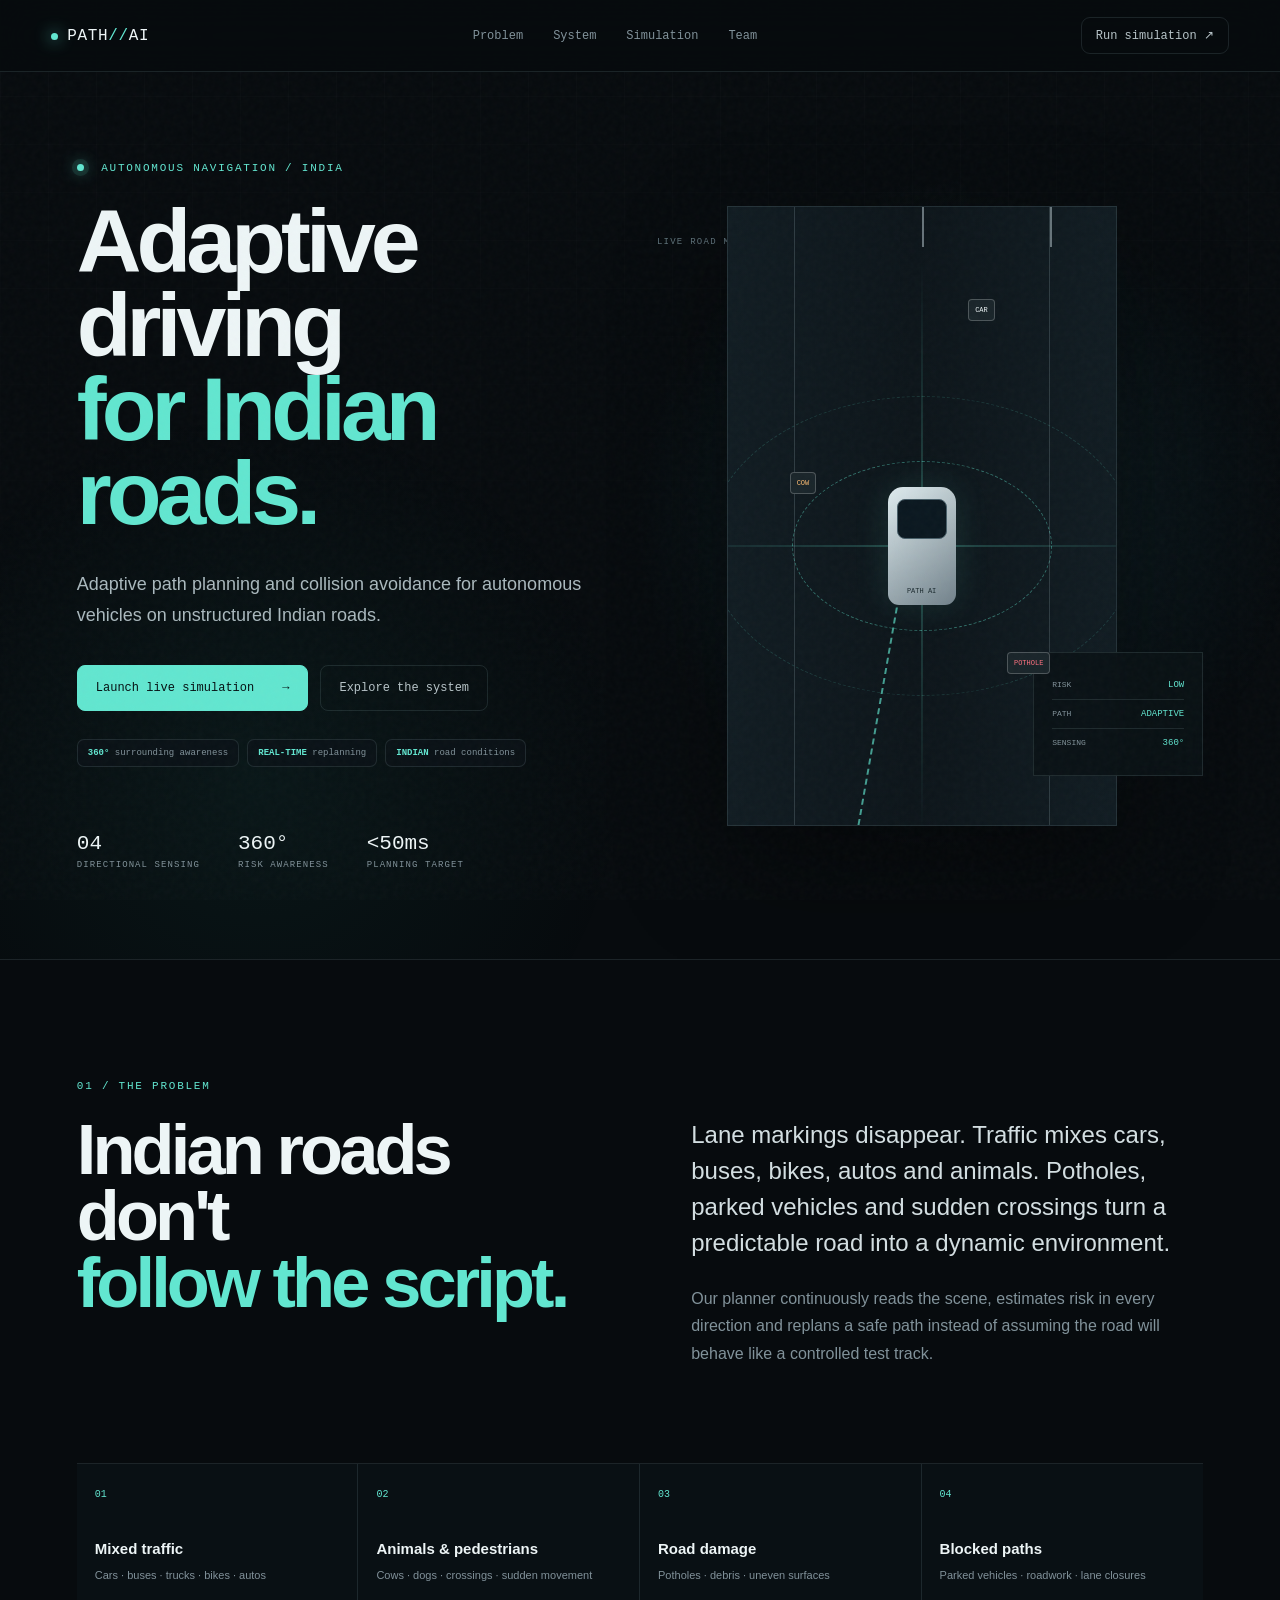
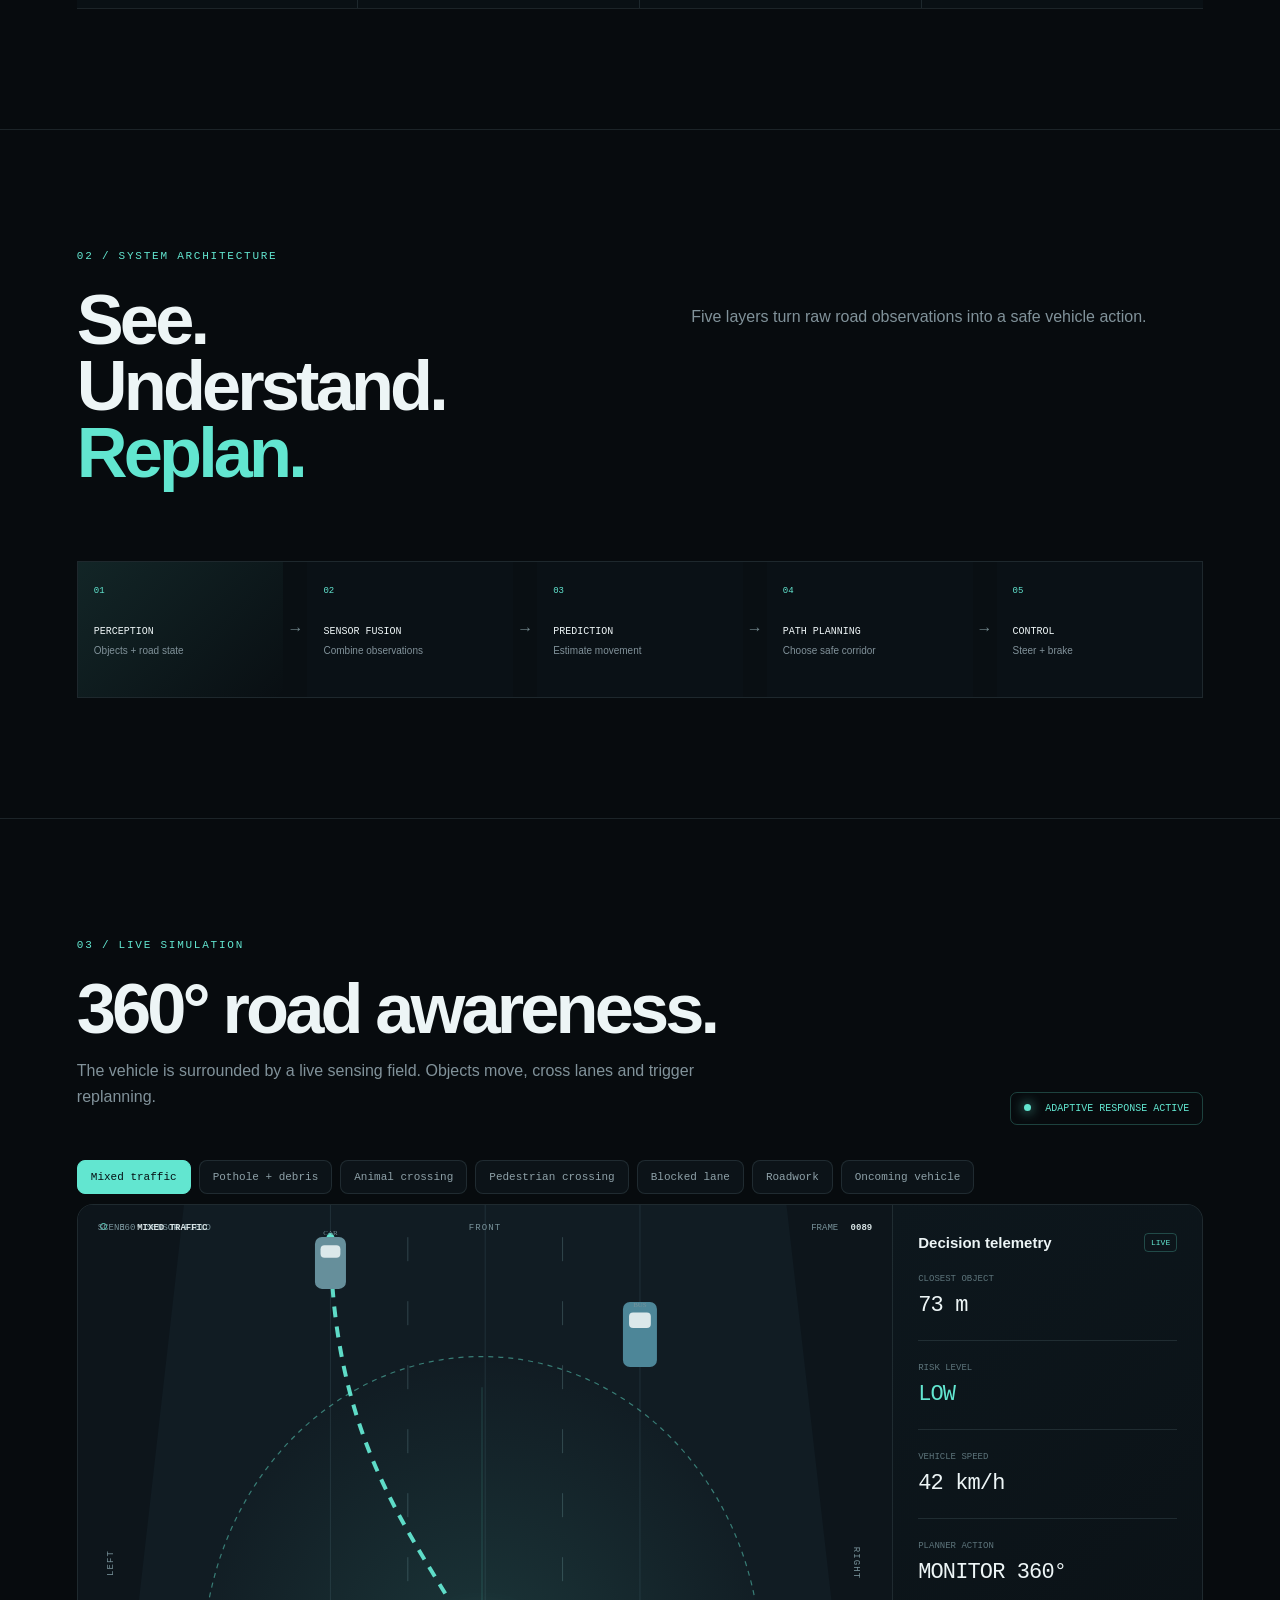
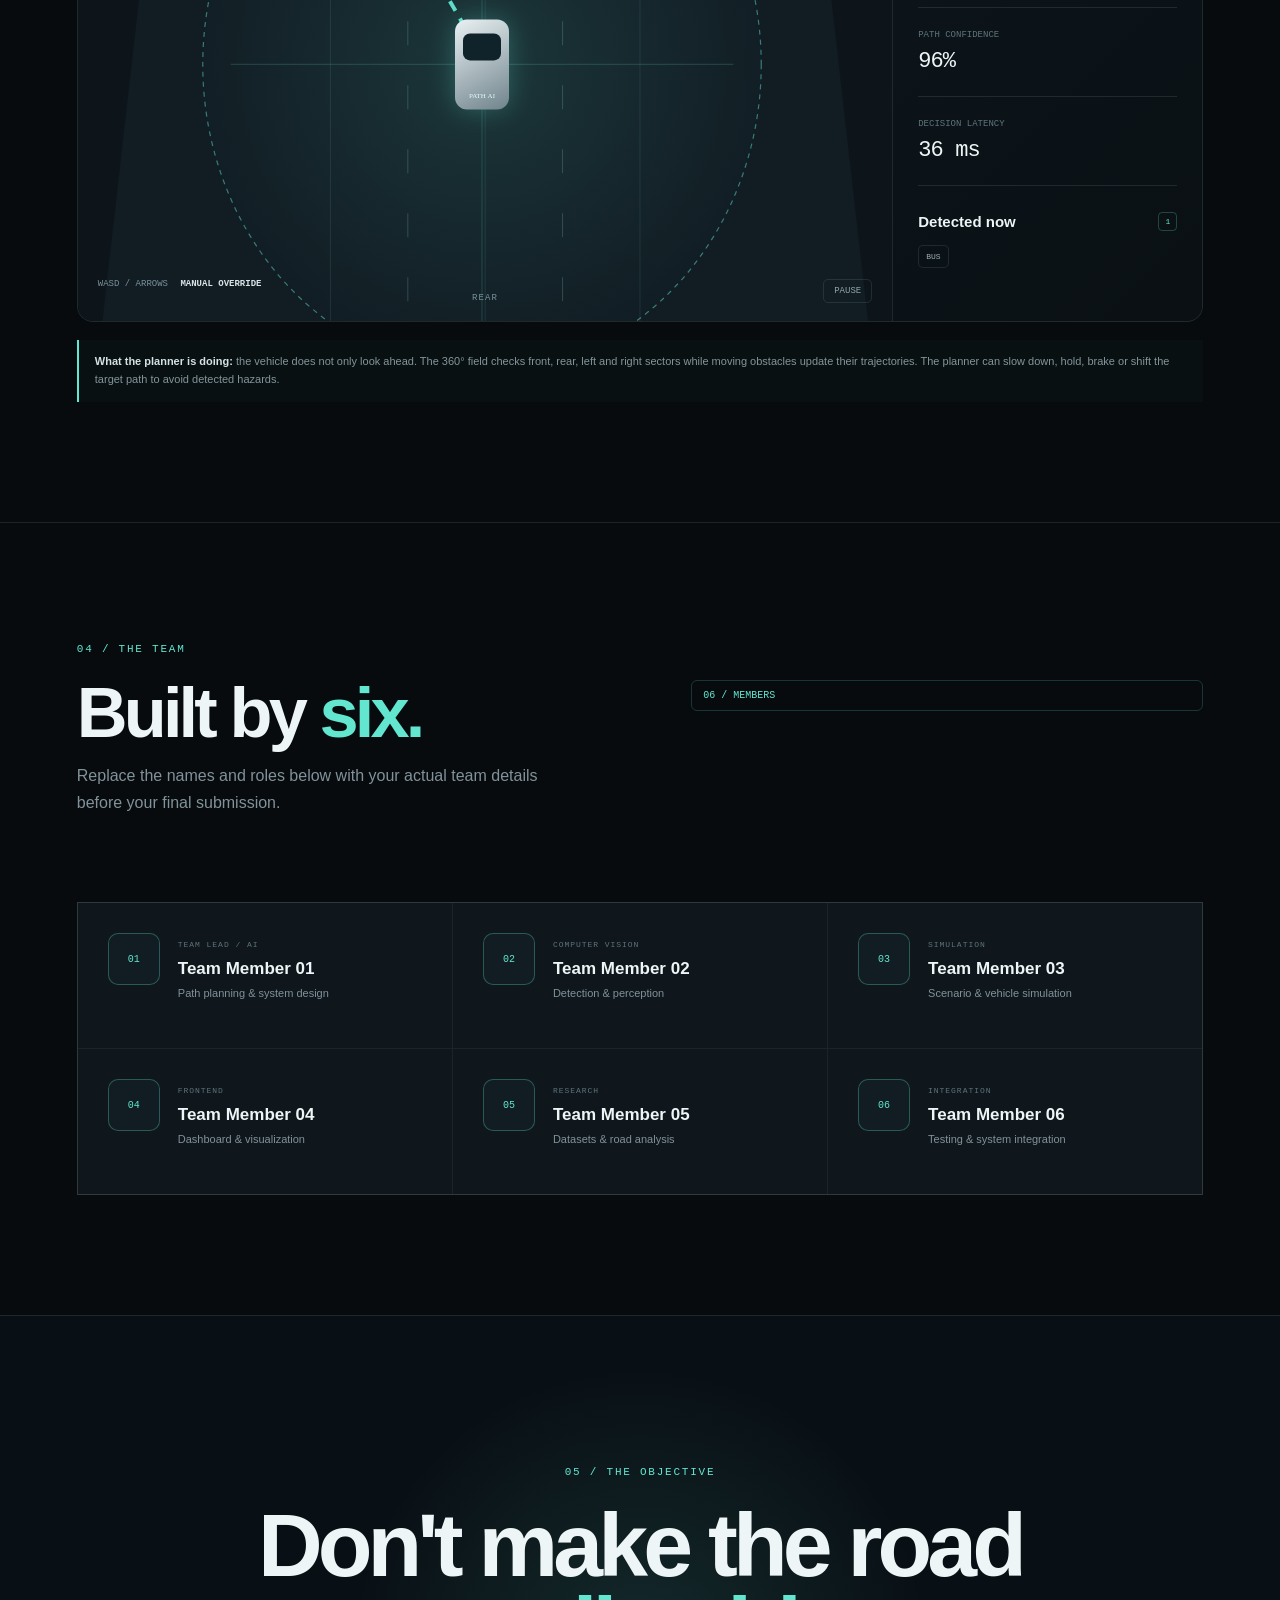
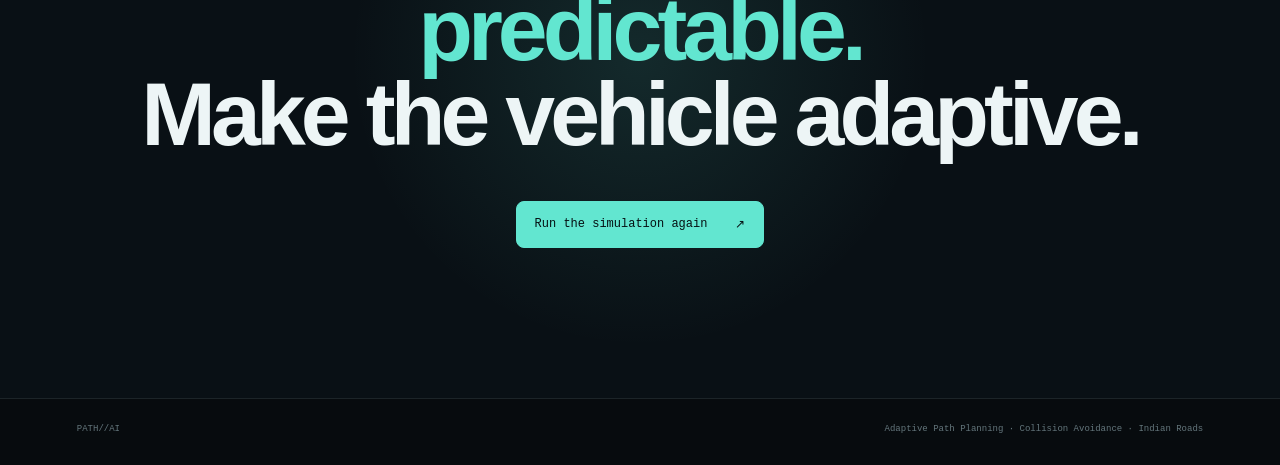
<file: index-standalone.html>
<!DOCTYPE html>
<html lang="en">
<head>
  <meta charset="UTF-8">
  <meta name="viewport" content="width=device-width, initial-scale=1.0">
  <title>PATH//AI — Adaptive Path Planning</title>
  <meta name="description" content="A perception-to-control system that detects vehicles, pedestrians, animals, potholes and road obstructions — then adapts the vehicle path before a collision occurs.">
  <style>:root{
  --bg:#070b0e; --panel:#0c1318; --panel2:#101a20; --line:rgba(155,190,198,.14); --text:#edf5f6; --muted:#81929a; --mint:#62e6d0; --cyan:#63c9ff; --red:#ff6170;
  --amber:#ffb55c; --mono:"DM Mono",monospace; --sans:"Inter",sans-serif;
}
*{box-sizing:border-box} html{scroll-behavior:smooth} body{margin:0;background:var(--bg);color:var(--text);font-family:var(--sans);overflow-x:hidden}
body:before{content:"";position:fixed;inset:0;pointer-events:none;background-image:linear-gradient(rgba(255,255,255,.015) 1px,transparent 1px),linear-gradient(90deg,rgba(255,255,255,.015) 1px,transparent 1px);background-size:48px 48px;mask-image:linear-gradient(to bottom,black,transparent 90%);z-index:-2}
.noise{position:fixed;inset:0;pointer-events:none;opacity:.035;z-index:20;background-image:url("data:image/svg+xml,%3Csvg viewBox='0 0 180 180' xmlns='http://www.w3.org/2000/svg'%3E%3Cfilter id='n'%3E%3CfeTurbulence type='fractalNoise' baseFrequency='.9' numOctaves='4' stitchTiles='stitch'/%3E%3C/filter%3E%3Crect width='100%25' height='100%25' filter='url(%23n)' opacity='.8'/%3E%3C/svg%3E")}
a{color:inherit;text-decoration:none}.nav{height:72px;display:flex;align-items:center;justify-content:space-between;padding:0 4vw;border-bottom:1px solid var(--line);position:sticky;top:0;background:rgba(244,248,247,.88);backdrop-filter:blur(18px);z-index:50}
.brand{font-family:var(--mono);font-weight:500;letter-spacing:.04em}.brand span{color:var(--mint)}.brand-dot{display:inline-block;width:7px;height:7px;border-radius:50%;background:var(--mint);box-shadow:0 0 16px var(--mint);margin-right:9px}
.nav nav{display:flex;gap:30px;font:12px var(--mono);color:#60757b}.nav nav a:hover{color:var(--mint)}.nav-cta{font:12px var(--mono);border:1px solid var(--line);padding:10px 14px;border-radius:9px}.nav-cta:hover{border-color:var(--mint);color:var(--mint)}
.hero{min-height:calc(100vh - 72px);display:grid;grid-template-columns:1fr 1fr;align-items:center;padding:7vw 6vw;position:relative;overflow:hidden}.hero-grid{position:absolute;inset:0;background:radial-gradient(circle at 75% 50%,rgba(51,153,173,.14),transparent 32%),radial-gradient(circle at 20% 80%,rgba(55,214,188,.06),transparent 30%)}
.hero-copy{position:relative;z-index:2;max-width:700px}.eyebrow,.section-kicker{font:11px var(--mono);letter-spacing:.16em;color:var(--mint);margin-bottom:25px}.pulse{width:7px;height:7px;border-radius:50%;display:inline-block;background:var(--mint);box-shadow:0 0 0 5px rgba(98,230,208,.1),0 0 15px var(--mint);margin-right:9px}
h1,h2{margin:0;line-height:.94;letter-spacing:-.055em;font-weight:800}h1{font-size:clamp(62px,7vw,116px)}h2{font-size:clamp(48px,5.5vw,86px)}em{font-style:normal;color:var(--mint)}
.hero-lead{font-size:18px;line-height:1.7;color:#aab9be;max-width:590px;margin:34px 0}.hero-actions{display:flex;gap:12px;flex-wrap:wrap}.primary-btn,.ghost-btn{display:inline-flex;align-items:center;gap:28px;padding:15px 18px;border-radius:8px;font:12px var(--mono);transition:.25s}.primary-btn{background:var(--mint);color:#051012;border:1px solid var(--mint)}.primary-btn:hover{transform:translateY(-2px);box-shadow:0 10px 40px rgba(98,230,208,.18)}.ghost-btn{border:1px solid var(--line);color:#53666d}.ghost-btn:hover{border-color:#68838b}
.hero-stats{display:flex;gap:38px;margin-top:65px}.hero-stats div{display:flex;flex-direction:column;gap:5px}.hero-stats b{font:21px var(--mono)}.hero-stats span{font:9px var(--mono);color:var(--muted);text-transform:uppercase;letter-spacing:.12em}
.hero-visual{height:620px;position:relative;display:flex;justify-content:center;align-items:center}.hero-road{width:min(390px,75%);height:620px;background:linear-gradient(90deg,#e1e9e7,#f5f8f7 48%,#e1e9e7);border:1px solid var(--line);position:relative;overflow:hidden;box-shadow:0 40px 100px rgba(0,0,0,.4)}.hero-road:before,.hero-road:after{content:"";position:absolute;top:0;bottom:0;width:1px;background:rgba(210,240,245,.16)}.hero-road:before{left:17%}.hero-road:after{right:17%}.lane-mark{position:absolute;top:-30px;height:70px;width:2px;background:#8d9ca1;opacity:.7;animation:roadmove 1.5s linear infinite}.l1{left:50%}.l2{left:83%}.hero-car{position:absolute;left:50%;top:55%;transform:translate(-50%,-50%);width:68px;height:118px;border-radius:15px 15px 11px 11px;background:linear-gradient(140deg,#dfecef,#71818a);z-index:4;box-shadow:0 0 35px rgba(98,230,208,.13)}.hero-car:after{content:"";position:absolute;left:9px;right:9px;top:12px;height:38px;border-radius:8px;background:#0b1820;border:1px solid #49606a}.hero-car span{position:absolute;bottom:10px;left:0;right:0;text-align:center;font:7px var(--mono);color:#1b2a2f}.scan-ring{position:absolute;border:1px dashed rgba(98,230,208,.42);border-radius:50%;left:50%;top:55%;transform:translate(-50%,-50%);animation:pulseRing 2.2s ease-in-out infinite}.ring1{width:220px;height:220px}.ring2{width:390px;height:390px;opacity:.4}.scan-ray{position:absolute;left:50%;top:55%;height:46%;width:1px;background:linear-gradient(to top,rgba(98,230,208,.5),transparent);transform-origin:bottom;z-index:1}.r1{transform:translate(-50%,-100%) rotate(0)}.r2{transform:translate(-50%,-100%) rotate(90deg)}.r3{transform:translate(-50%,-100%) rotate(180deg)}.r4{transform:translate(-50%,-100%) rotate(270deg)}.hero-obstacle{position:absolute;font:7px var(--mono);padding:6px;border:1px solid rgba(255,255,255,.22);background:#1a252a;border-radius:4px;z-index:5}.o1{top:15%;left:62%}.o2{top:43%;left:16%;color:#ffbd73}.o3{top:72%;left:72%;color:#ff7180}.route-line{position:absolute;left:50%;bottom:0;height:45%;width:80px;border-left:2px dashed rgba(98,230,208,.65);transform:translateX(-50%) skewX(-10deg)}
.telemetry-float{position:absolute;right:0;bottom:8%;width:170px;background:rgba(255,255,255,.94);border:1px solid var(--line);padding:18px;backdrop-filter:blur(10px)}.telemetry-float div{display:flex;justify-content:space-between;border-bottom:1px solid var(--line);padding:9px 0}.telemetry-float div:last-child{border:0}.telemetry-float span{font:8px var(--mono);color:var(--muted)}.telemetry-float strong{font:9px var(--mono);color:var(--mint)}.mini-label{position:absolute;font:9px var(--mono);color:#61757d;letter-spacing:.14em}.top-left{top:5%;left:3%}
.section{padding:120px 6vw;border-top:1px solid var(--line)}.problem-grid,.system-head,.team-head{display:grid;grid-template-columns:1fr 1fr;gap:8vw}.big-copy{font-size:24px;line-height:1.5;margin:0 0 24px;color:#d3dee1}.muted{color:var(--muted);line-height:1.7;max-width:600px}.condition-grid{display:grid;grid-template-columns:repeat(4,1fr);margin-top:80px;border-top:1px solid var(--line);border-bottom:1px solid var(--line)}.condition{padding:25px 18px;border-right:1px solid var(--line)}.condition:last-child{border:0}.condition-no{font:10px var(--mono);color:var(--mint);display:block;margin-bottom:40px}.condition b{display:block;font-size:15px;margin-bottom:8px}.condition small{color:var(--muted);font-size:11px;line-height:1.5}
.system-head p,.team-head p{color:var(--muted);line-height:1.7;max-width:480px}.pipeline{display:grid;grid-template-columns:1fr auto 1fr auto 1fr auto 1fr auto 1fr;align-items:stretch;margin-top:75px;border:1px solid var(--line);background:rgba(12,19,24,.65)}.pipeline-step{padding:24px 16px;min-height:135px}.pipeline-step.active{background:linear-gradient(135deg,rgba(98,230,208,.1),transparent)}.pipeline-step span{font:9px var(--mono);color:var(--mint);display:block;margin-bottom:30px}.pipeline-step b{font:10px var(--mono);display:block}.pipeline-step small{font-size:10px;color:var(--muted);display:block;margin-top:8px}.pipeline-arrow{display:flex;align-items:center;color:#71858b;padding:0 4px}
.sim-head{display:flex;justify-content:space-between;align-items:end;gap:30px}.sim-head p{color:var(--muted);max-width:620px;line-height:1.6}.sim-status{font:10px var(--mono);border:1px solid rgba(98,230,208,.25);color:var(--mint);padding:10px 13px;border-radius:7px;white-space:nowrap}.sim-status span{display:inline-block;width:7px;height:7px;border-radius:50%;background:var(--mint);margin-right:8px;box-shadow:0 0 12px var(--mint)}
.scenario-bar{display:flex;gap:8px;flex-wrap:wrap;margin:35px 0 10px}.scenario{font:11px var(--mono);color:#8ea1a8;background:#ffffff;border:1px solid var(--line);border-radius:8px;padding:10px 13px;cursor:pointer}.scenario:hover{border-color:#49626a}.scenario.active{background:var(--mint);color:#061014;border-color:var(--mint)}
.sim-shell{display:grid;grid-template-columns:1fr 310px;border:1px solid var(--line);border-radius:16px;overflow:hidden;background:#edf3f1;min-height:680px}.canvas-wrap{position:relative;min-height:680px;background:#e8efed}.canvas-wrap canvas{display:block;width:100%;height:100%;min-height:680px}.direction-label{position:absolute;font:9px var(--mono);letter-spacing:.12em;color:#66818a}.north{top:18px;left:50%;transform:translateX(-50%)}.south{bottom:18px;left:50%;transform:translateX(-50%)}.west{left:20px;top:50%;transform:translateY(-50%) rotate(-90deg)}.east{right:20px;top:50%;transform:translateY(-50%) rotate(90deg)}.sensor-legend{position:absolute;top:18px;left:22px;font:9px var(--mono);color:#55747a}.sensor-legend i{display:inline-block;width:7px;height:7px;border:1px solid var(--mint);border-radius:50%;margin-right:7px}.sim-hud{position:absolute;left:20px;right:20px;display:flex;justify-content:space-between;font:9px var(--mono);color:#60767c}.sim-hud b{color:#d8e4e6;margin-left:7px}.top-hud{top:18px}.bottom-hud{bottom:18px}.bottom-hud button{font:9px var(--mono);background:transparent;border:1px solid var(--line);color:#91a5ab;padding:6px 10px;border-radius:5px;cursor:pointer}.telemetry{border-left:1px solid var(--line);background:linear-gradient(135deg,#ffffff,#edf4f2);padding:28px 25px}.telemetry-title{font-size:15px;font-weight:700;display:flex;justify-content:space-between;align-items:center}.telemetry-title span{font:8px var(--mono);color:var(--mint);border:1px solid rgba(98,230,208,.25);padding:4px 6px;border-radius:4px}.metric{padding:22px 0;border-bottom:1px solid var(--line)}.metric small{font:9px var(--mono);color:#5d747b;display:block;margin-bottom:9px}.metric strong{font:22px var(--mono);letter-spacing:-.04em}.metric strong[data-risk="HIGH"]{color:var(--red)}.metric strong[data-risk="MEDIUM"]{color:var(--amber)}.metric strong[data-risk="LOW"]{color:var(--mint)}.detected{margin-top:26px}.object-list{display:flex;flex-wrap:wrap;gap:6px;margin-top:14px}.object-chip{font:8px var(--mono);padding:6px 7px;border:1px solid var(--line);color:#9fb1b7;border-radius:5px}.sim-note{margin-top:18px;border-left:2px solid var(--mint);padding:13px 16px;color:#83959b;font-size:11px;line-height:1.6;background:rgba(98,230,208,.025)}.sim-note b{color:#d5e1e4}
.team-grid{display:grid;grid-template-columns:repeat(3,1fr);gap:1px;background:var(--line);margin-top:70px;border:1px solid var(--line)}.member{background:#ffffff;padding:30px;display:flex;gap:18px;min-height:145px}.avatar{width:52px;height:52px;border:1px solid rgba(98,230,208,.3);display:grid;place-items:center;color:var(--mint);font:10px var(--mono);flex:none;border-radius:10px;background:rgba(98,230,208,.03)}.member small{font:8px var(--mono);color:#5d747b;letter-spacing:.12em}.member h3{margin:8px 0;font-size:17px}.member p{margin:0;color:var(--muted);font-size:11px}.team-count{font:10px var(--mono);color:var(--mint);align-self:start;border:1px solid rgba(98,230,208,.2);padding:9px 11px;border-radius:6px}
.closing{padding:150px 6vw;text-align:center;position:relative;overflow:hidden;border-top:1px solid var(--line)}.closing-grid{position:absolute;inset:0;background:radial-gradient(circle at 50% 50%,rgba(98,230,208,.12),transparent 40%);pointer-events:none}.closing h2{position:relative;font-size:clamp(50px,7vw,105px);margin-bottom:45px}.closing .primary-btn{position:relative}
footer{border-top:1px solid var(--line);padding:25px 6vw;display:flex;justify-content:space-between;font:9px var(--mono);color:#64767c}
@keyframes roadmove{from{transform:translateY(-90px)}to{transform:translateY(650px)}}@keyframes pulseRing{0%,100%{opacity:.4;transform:translate(-50%,-50%) scale(.96)}50%{opacity:.8;transform:translate(-50%,-50%) scale(1.02)}}
@media(max-width:950px){.nav nav{display:none}.hero{grid-template-columns:1fr;padding-top:80px}.hero-visual{margin-top:40px}.problem-grid,.system-head,.team-head{grid-template-columns:1fr}.condition-grid{grid-template-columns:1fr 1fr}.pipeline{grid-template-columns:1fr}.pipeline-arrow{display:none}.pipeline-step{border-bottom:1px solid var(--line)}.sim-head{display:block}.sim-status{display:inline-block;margin-top:20px}.sim-shell{grid-template-columns:1fr}.telemetry{border-left:0;border-top:1px solid var(--line)}.team-grid{grid-template-columns:1fr 1fr}}
@media(max-width:600px){.nav{padding:0 18px}.nav-cta{display:none}.hero,.section,.closing{padding-left:20px;padding-right:20px}.hero{padding-top:60px}.hero-stats{gap:18px;flex-wrap:wrap}.hero-visual{height:500px}.hero-road{height:500px}.condition-grid,.team-grid{grid-template-columns:1fr}.sim-shell,.canvas-wrap,.canvas-wrap canvas{min-height:540px}.telemetry{padding:22px}.scenario{font-size:9px}.big-copy{font-size:19px}footer{flex-direction:column;gap:10px}}

.landing-badge{position:absolute;top:6%;left:6vw;z-index:4;display:inline-flex;align-items:center;gap:9px;font:10px 'DM Mono',monospace;letter-spacing:.13em;color:#147e73;border:1px solid rgba(22,184,164,.22);background:rgba(255,255,255,.8);padding:9px 12px;border-radius:7px}
.landing-badge span{width:6px;height:6px;border-radius:50%;background:#16b8a4;box-shadow:0 0 12px rgba(22,184,164,.5)}
.hero{padding-top:120px}.hero-proof{display:flex;gap:8px;flex-wrap:wrap;margin-top:28px}
.hero-proof span{border:1px solid var(--line);background:rgba(255,255,255,.8);border-radius:7px;padding:8px 10px;font:9px 'DM Mono',monospace;color:#62767d}.hero-proof b{color:#168e81}
.canvas-wrap{background:#e8efed!important}.telemetry{background:linear-gradient(135deg,#fff,#edf4f2)!important}.scenario{background:#fff}.object-chip{background:#f8fbfa}
.condition,.pipeline-step,.member{background:rgba(255,255,255,.82)}.closing{background:#edf5f3}
.ring1{width:260px;height:170px}.ring2{width:430px;height:300px}

/* FINAL DARK THEME */
.nav{background:rgba(7,11,14,.84);color:var(--text)}
.nav nav{color:#81929a}.nav-cta{color:#b8c5c9}
.hero-grid{background:radial-gradient(circle at 75% 50%,rgba(51,153,173,.14),transparent 32%),radial-gradient(circle at 20% 80%,rgba(55,214,188,.06),transparent 30%)}
.hero-lead{color:#aab9be}.ghost-btn{color:#b8c5c9}
.hero-road{background:linear-gradient(90deg,#111c22,#0d151a 48%,#111c22);box-shadow:0 40px 100px rgba(0,0,0,.4)}
.telemetry-float{background:rgba(11,18,22,.90)}
.big-copy{color:#d3dee1}
.pipeline{background:rgba(12,19,24,.65)}
.scenario{background:#0c1318;color:#8ea1a8}
.sim-shell{background:#0a1116}
.canvas-wrap{background:#0d151b!important}
.telemetry{background:linear-gradient(135deg,#0d171d,#0a1014)!important}
.object-chip{background:#0b1217;color:#9fb1b7}
.condition,.pipeline-step,.member{background:rgba(12,19,24,.72)}
.closing{background:#091015}
.sensor-legend{color:#78929a}.direction-label{color:#78929a}.sim-hud{color:#78929a}.bottom-hud button{color:#91a5ab}
.landing-badge{display:none!important}.hero{padding-top:7vw}
.hero-proof span{background:rgba(12,19,24,.75);color:#81929a}.hero-proof b{color:var(--mint)}
</style>
</head>
<body>
  <div class="noise"></div>
  <header class="nav">
    <a class="brand" href="#home"><span class="brand-dot"></span>PATH<span>//</span>AI</a>
    <nav>
      <a href="#problem">Problem</a>
      <a href="#system">System</a>
      <a href="#simulation">Simulation</a>
      <a href="#team">Team</a>
    </nav>
    <a class="nav-cta" href="#simulation">Run simulation <span>↗</span></a>
  </header>

  <main>
    <section class="hero" id="home">
      <div class="hero-grid"></div>
      <div class="hero-copy">
        <div class="eyebrow"><span class="pulse"></span> AUTONOMOUS NAVIGATION / INDIA</div>
        <h1>Adaptive driving<br><em>for Indian roads.</em></h1>
        <p class="hero-lead">Adaptive path planning and collision avoidance for autonomous vehicles on unstructured Indian roads.</p>
        <div class="hero-actions">
          <a class="primary-btn" href="#simulation">Launch live simulation <span>→</span></a>
          <a class="ghost-btn" href="#system">Explore the system</a>
        </div>
        <div class="hero-proof"><span><b>360°</b> surrounding awareness</span><span><b>REAL-TIME</b> replanning</span><span><b>INDIAN</b> road conditions</span></div><div class="hero-stats">
          <div><b>04</b><span>directional sensing</span></div>
          <div><b>360°</b><span>risk awareness</span></div>
          <div><b>&lt;50ms</b><span>planning target</span></div>
        </div>
      </div>
      <div class="hero-visual">
        <div class="mini-label top-left">LIVE ROAD MODEL</div>
        <div class="hero-road">
          <div class="lane-mark l1"></div><div class="lane-mark l2"></div>
          <div class="hero-car">
            <div class="car-glass"></div><span>PATH AI</span>
          </div>
          <div class="scan-ring ring1"></div>
          <div class="scan-ring ring2"></div>
          <div class="scan-ray r1"></div><div class="scan-ray r2"></div>
          <div class="scan-ray r3"></div><div class="scan-ray r4"></div>
          <div class="hero-obstacle o1">CAR</div>
          <div class="hero-obstacle o2">COW</div>
          <div class="hero-obstacle o3">POTHOLE</div>
          <div class="route-line"></div>
        </div>
        <div class="telemetry-float">
          <div><span>RISK</span><strong>LOW</strong></div>
          <div><span>PATH</span><strong>ADAPTIVE</strong></div>
          <div><span>SENSING</span><strong>360°</strong></div>
        </div>
      </div>
    </section>

    <section class="problem section" id="problem">
      <div class="section-kicker">01 / THE PROBLEM</div>
      <div class="problem-grid">
        <div>
          <h2>Indian roads don't<br><em>follow the script.</em></h2>
        </div>
        <div>
          <p class="big-copy">Lane markings disappear. Traffic mixes cars, buses, bikes, autos and animals. Potholes, parked vehicles and sudden crossings turn a predictable road into a dynamic environment.</p>
          <p class="muted">Our planner continuously reads the scene, estimates risk in every direction and replans a safe path instead of assuming the road will behave like a controlled test track.</p>
        </div>
      </div>
      <div class="condition-grid">
        <div class="condition"><span class="condition-no">01</span><b>Mixed traffic</b><small>Cars · buses · trucks · bikes · autos</small></div>
        <div class="condition"><span class="condition-no">02</span><b>Animals & pedestrians</b><small>Cows · dogs · crossings · sudden movement</small></div>
        <div class="condition"><span class="condition-no">03</span><b>Road damage</b><small>Potholes · debris · uneven surfaces</small></div>
        <div class="condition"><span class="condition-no">04</span><b>Blocked paths</b><small>Parked vehicles · roadwork · lane closures</small></div>
      </div>
    </section>

    <section class="system section" id="system">
      <div class="section-kicker">02 / SYSTEM ARCHITECTURE</div>
      <div class="system-head">
        <h2>See. Understand.<br><em>Replan.</em></h2>
        <p>Five layers turn raw road observations into a safe vehicle action.</p>
      </div>
      <div class="pipeline">
        <div class="pipeline-step active"><span>01</span><b>PERCEPTION</b><small>Objects + road state</small></div>
        <div class="pipeline-arrow">→</div>
        <div class="pipeline-step"><span>02</span><b>SENSOR FUSION</b><small>Combine observations</small></div>
        <div class="pipeline-arrow">→</div>
        <div class="pipeline-step"><span>03</span><b>PREDICTION</b><small>Estimate movement</small></div>
        <div class="pipeline-arrow">→</div>
        <div class="pipeline-step"><span>04</span><b>PATH PLANNING</b><small>Choose safe corridor</small></div>
        <div class="pipeline-arrow">→</div>
        <div class="pipeline-step"><span>05</span><b>CONTROL</b><small>Steer + brake</small></div>
      </div>
    </section>

    <section class="simulation section" id="simulation">
      <div class="section-kicker">03 / LIVE SIMULATION</div>
      <div class="sim-head">
        <div>
          <h2>360° road awareness.</h2>
          <p>The vehicle is surrounded by a live sensing field. Objects move, cross lanes and trigger replanning.</p>
        </div>
        <div class="sim-status"><span></span> ADAPTIVE RESPONSE ACTIVE</div>
      </div>

      <div class="scenario-bar">
        <button class="scenario active" data-scenario="mixed">Mixed traffic</button>
        <button class="scenario" data-scenario="pothole">Pothole + debris</button>
        <button class="scenario" data-scenario="animal">Animal crossing</button>
        <button class="scenario" data-scenario="pedestrian">Pedestrian crossing</button>
        <button class="scenario" data-scenario="blocked">Blocked lane</button>
        <button class="scenario" data-scenario="roadwork">Roadwork</button>
        <button class="scenario" data-scenario="oncoming">Oncoming vehicle</button>
      </div>

      <div class="sim-shell">
        <div class="canvas-wrap">
          <canvas id="simCanvas"></canvas>
          <div class="direction-label north">FRONT</div>
          <div class="direction-label south">REAR</div>
          <div class="direction-label west">LEFT</div>
          <div class="direction-label east">RIGHT</div>
          <div class="sensor-legend"><i></i> 360° SENSOR FIELD</div>
          <div class="sim-hud top-hud">
            <span>SCENE <b id="sceneName">MIXED TRAFFIC</b></span>
            <span>FRAME <b id="frameCount">0000</b></span>
          </div>
          <div class="sim-hud bottom-hud">
            <span>WASD / ARROWS <b>MANUAL OVERRIDE</b></span>
            <button id="pauseBtn">PAUSE</button>
          </div>
        </div>
        <aside class="telemetry">
          <div class="telemetry-title">Decision telemetry <span>LIVE</span></div>
          <div class="metric"><small>CLOSEST OBJECT</small><strong id="distance">-- m</strong></div>
          <div class="metric"><small>RISK LEVEL</small><strong id="risk">LOW</strong></div>
          <div class="metric"><small>VEHICLE SPEED</small><strong id="speed">32 km/h</strong></div>
          <div class="metric"><small>PLANNER ACTION</small><strong id="action">HOLD LANE</strong></div>
          <div class="metric"><small>PATH CONFIDENCE</small><strong id="confidence">94%</strong></div>
          <div class="metric"><small>DECISION LATENCY</small><strong id="latency">28 ms</strong></div>
          <div class="detected">
            <div class="telemetry-title">Detected now <span id="objectCount">0</span></div>
            <div id="objectList" class="object-list"></div>
          </div>
        </aside>
      </div>
      <div class="sim-note"><b>What the planner is doing:</b> the vehicle does not only look ahead. The 360° field checks front, rear, left and right sectors while moving obstacles update their trajectories. The planner can slow down, hold, brake or shift the target path to avoid detected hazards.</div>
    </section>

    <section class="team section" id="team">
      <div class="section-kicker">04 / THE TEAM</div>
      <div class="team-head">
        <div><h2>Built by <em>six.</em></h2><p>Replace the names and roles below with your actual team details before your final submission.</p></div>
        <div class="team-count">06 / MEMBERS</div>
      </div>
      <div class="team-grid">
        <article class="member"><div class="avatar">01</div><div><small>TEAM LEAD / AI</small><h3>Team Member 01</h3><p>Path planning & system design</p></div></article>
        <article class="member"><div class="avatar">02</div><div><small>COMPUTER VISION</small><h3>Team Member 02</h3><p>Detection & perception</p></div></article>
        <article class="member"><div class="avatar">03</div><div><small>SIMULATION</small><h3>Team Member 03</h3><p>Scenario & vehicle simulation</p></div></article>
        <article class="member"><div class="avatar">04</div><div><small>FRONTEND</small><h3>Team Member 04</h3><p>Dashboard & visualization</p></div></article>
        <article class="member"><div class="avatar">05</div><div><small>RESEARCH</small><h3>Team Member 05</h3><p>Datasets & road analysis</p></div></article>
        <article class="member"><div class="avatar">06</div><div><small>INTEGRATION</small><h3>Team Member 06</h3><p>Testing & system integration</p></div></article>
      </div>
    </section>

    <section class="closing">
      <div class="closing-grid"></div>
      <div class="section-kicker">05 / THE OBJECTIVE</div>
      <h2>Don't make the road<br><em>predictable.</em><br>Make the vehicle adaptive.</h2>
      <a class="primary-btn" href="#simulation">Run the simulation again <span>↗</span></a>
    </section>
  </main>

  <footer><span>PATH//AI</span><span>Adaptive Path Planning · Collision Avoidance · Indian Roads</span></footer>
  <script>
const canvas=document.getElementById("simCanvas"),ctx=canvas.getContext("2d");
let W=0,H=0,dpr=1,frame=0,paused=false,scenario="mixed",manual={x:0,y:0};
const TAU=Math.PI*2;
const ui={distance:document.getElementById("distance"),risk:document.getElementById("risk"),speed:document.getElementById("speed"),action:document.getElementById("action"),confidence:document.getElementById("confidence"),latency:document.getElementById("latency"),objectCount:document.getElementById("objectCount"),objectList:document.getElementById("objectList"),sceneName:document.getElementById("sceneName"),frameCount:document.getElementById("frameCount")};
const configs={mixed:{name:"MIXED TRAFFIC",objects:["car","bus","bike","auto","parked"]},pothole:{name:"POTHOLE + DEBRIS",objects:["pothole","debris","car","bike","parked"]},animal:{name:"ANIMAL CROSSING",objects:["cow","dog","bike","car","auto"]},pedestrian:{name:"PEDESTRIAN CROSSING",objects:["pedestrian","pedestrian","car","bike","auto"]},blocked:{name:"BLOCKED LANE",objects:["parked","parked","car","bus","debris"]},roadwork:{name:"ROADWORK",objects:["cone","cone","barrier","worker","car"]},oncoming:{name:"ONCOMING VEHICLE",objects:["oncoming","oncoming","bike","auto","parked"]}};
let ego={x:0,y:0,targetX:0},obstacles=[];
const lanes=[-1,0,1],laneX=l=>W/2+l*W*.19;
const SENSOR_RANGE_M=60;
const ROAD_LEFT_TOP=.13,ROAD_RIGHT_TOP=.87,ROAD_LEFT_BOTTOM=.03,ROAD_RIGHT_BOTTOM=.97;
const isCross=o=>["cow","dog","pedestrian","worker"].includes(o.type);
const isStatic=o=>["parked","pothole","debris","barrier","cone"].includes(o.type);

function resize(){
  const r=canvas.getBoundingClientRect();dpr=Math.min(devicePixelRatio||1,2);
  W=r.width;H=r.height;canvas.width=W*dpr;canvas.height=H*dpr;ctx.setTransform(dpr,0,0,dpr,0,0);
  ego.x=W/2;ego.y=H*.64;ego.targetX=ego.x;resetObjects();
}
window.addEventListener("resize",resize);

function resetObjects(){
  // Keep the initial scene clear of the ego vehicle.
  const safeSpawn=[
    {lane:-1,y:H*.08},{lane:1,y:H*.18},{lane:-1,y:-90},
    {lane:1,y:-170},{lane:0,y:-270},{lane:0,y:-390}
  ];
  obstacles=configs[scenario].objects.map((type,i)=>{
    if(isCross({type})){
      return {type,x:i%2?W*.10:W*.90,y:H*(.12+.12*i),lane:null,
        phase:Math.random()*TAU,speed:.6+Math.random()*.25,dir:i%2?1:-1,active:true};
    }
    const s=safeSpawn[i%safeSpawn.length];
    return {type,x:laneX(s.lane),y:s.y-Math.floor(i/6)*220,lane:s.lane,
      phase:Math.random()*TAU,speed:.6+Math.random()*.35,dir:i%2?1:-1,active:true};
  });
}

function setScenario(s){
  scenario=s;ui.sceneName.textContent=configs[s].name;resetObjects();
  document.querySelectorAll(".scenario").forEach(b=>b.classList.toggle("active",b.dataset.scenario===s));
}
document.querySelectorAll(".scenario").forEach(b=>b.addEventListener("click",()=>setScenario(b.dataset.scenario)));
document.getElementById("pauseBtn").addEventListener("click",e=>{paused=!paused;e.target.textContent=paused?"RESUME":"PAUSE"});

window.addEventListener("keydown",e=>{
  const k=e.key.toLowerCase();
  if(["a","d","w","s","arrowleft","arrowright","arrowup","arrowdown"].includes(k))e.preventDefault();
  manual.x=(k==="a"||k==="arrowleft"?-1:k==="d"||k==="arrowright"?1:0);
  manual.y=(k==="w"||k==="arrowup"?-1:k==="s"||k==="arrowdown"?1:0);
});
window.addEventListener("keyup",e=>{
  if(["a","d","w","s","arrowleft","arrowright","arrowup","arrowdown"].includes(e.key.toLowerCase()))manual={x:0,y:0};
});

function drawRoad(){
  ctx.fillStyle="#0d151b";ctx.fillRect(0,0,W,H);ctx.fillStyle="#111c23";
  ctx.beginPath();ctx.moveTo(W*.13,0);ctx.lineTo(W*.87,0);ctx.lineTo(W*.97,H);ctx.lineTo(W*.03,H);ctx.closePath();ctx.fill();
  ctx.strokeStyle="rgba(130,180,190,.13)";[W*.31,W*.50,W*.69].forEach(x=>{ctx.beginPath();ctx.moveTo(x,0);ctx.lineTo(x,H);ctx.stroke()});
  for(let y=((frame*1.8)%64)-64;y<H;y+=64){
    ctx.setLineDash([24,30]);ctx.strokeStyle="rgba(145,190,198,.25)";
    [W*.405,W*.595].forEach(x=>{ctx.beginPath();ctx.moveTo(x,y);ctx.lineTo(x,y+28);ctx.stroke()});
  }ctx.setLineDash([]);
}

function drawSensor(){
  const rx=Math.min(W,H)*.39,ry=Math.min(W,H)*.43,x=ego.x,y=ego.y;
  const g=ctx.createRadialGradient(x,y,20,x,y,Math.max(rx,ry));
  g.addColorStop(0,"rgba(98,230,208,.12)");g.addColorStop(.7,"rgba(98,230,208,.035)");g.addColorStop(1,"rgba(98,230,208,0)");
  ctx.fillStyle=g;ctx.beginPath();ctx.ellipse(x,y,rx,ry,0,0,TAU);ctx.fill();
  ctx.strokeStyle="rgba(98,230,208,.48)";ctx.setLineDash([5,5]);ctx.lineWidth=1.2;ctx.beginPath();ctx.ellipse(x,y,rx,ry,0,0,TAU);ctx.stroke();ctx.setLineDash([]);
  [[0,-1],[1,0],[0,1],[-1,0]].forEach(([dx,dy])=>{ctx.strokeStyle="rgba(98,230,208,.16)";ctx.beginPath();ctx.moveTo(x,y);ctx.lineTo(x+dx*rx*.9,y+dy*ry*.9);ctx.stroke()});
}

/* ---------- Collision model ---------- */
function obstacleBox(o){
  if(o.type==="bus") return {x:22,y:36};
  if(o.type==="oncoming") return {x:20,y:30};
  if(o.type==="car") return {x:19,y:27};
  if(o.type==="parked") return {x:20,y:29};
  if(o.type==="auto") return {x:17,y:25};
  if(o.type==="bike") return {x:9,y:19};
  if(o.type==="barrier") return {x:29,y:11};
  if(o.type==="cone") return {x:13,y:18};
  if(o.type==="worker") return {x:14,y:20};
  if(o.type==="cow") return {x:24,y:22};
  if(o.type==="pedestrian"||o.type==="dog") return {x:13,y:20};
  if(o.type==="pothole") return {x:27,y:12};
  if(o.type==="debris") return {x:18,y:13};
  return {x:20,y:28};
}
const EGO_HALF_W=27,EGO_HALF_H=45,SAFE_X=12,SAFE_Y=16;

function predictObstacle(o,t){
  let x=o.x,y=o.y;
  if(isCross(o)){
    x+=o.dir*(o.type==="pedestrian"?1.25:o.type==="cow"?0.72:0.78)*t;
    const period=W+160;
    while(x<-80)x+=period;while(x>W+80)x-=period;
    y+=Math.sin(o.phase+t*.02)*.2;
  }else{
    y+=(o.type==="oncoming"?1.55:o.speed*(.9+Math.sin(o.phase+t*.02)*.15))*t;
  }
  return{x,y};
}
function rectCollision(ex,ey,px,py,b){
  return Math.abs(ex-px)<EGO_HALF_W+b.x+SAFE_X &&
         Math.abs(ey-py)<EGO_HALF_H+b.y+SAFE_Y;
}
function roadBoundsAtY(y){
  const q=Math.max(0,Math.min(1,y/Math.max(1,H)));
  return {
    left:W*(ROAD_LEFT_TOP+(ROAD_LEFT_BOTTOM-ROAD_LEFT_TOP)*q),
    right:W*(ROAD_RIGHT_TOP+(ROAD_RIGHT_BOTTOM-ROAD_RIGHT_TOP)*q)
  };
}
function onRoadX(x,y){
  const b=roadBoundsAtY(y);
  const margin=EGO_HALF_W+8;
  return x>=b.left+margin && x<=b.right-margin;
}
function clampToRoad(x,y){
  const b=roadBoundsAtY(y);
  const margin=EGO_HALF_W+10;
  return Math.max(b.left+margin,Math.min(b.right-margin,x));
}
function onRoadPath(fromX,toX){
  const steps=Math.max(8,Math.ceil(Math.abs(toX-fromX)/1.2));
  for(let i=0;i<=steps;i++){
    const q=i/steps,xx=fromX+(toX-fromX)*q;
    if(!onRoadX(xx,ego.y)) return false;
  }
  return true;
}

function pointSafe(x,t){
  if(!onRoadX(x,ego.y))return false;
  for(const o of obstacles){
    const p=predictObstacle(o,t),b=obstacleBox(o);
    if(p.y<ego.y-520||p.y>ego.y+180)continue;
    if(rectCollision(x,ego.y,p.x,p.y,b))return false;
  }
  return true;
}

/*
  Rolling-horizon gap planner.
  It searches actual lateral positions across the road, not only lane centers.
  The horizon is deliberately short enough that the planner can replan as
  traffic moves, so a later obstacle does not incorrectly block a usable gap.
*/
function planGap(){
  const minX=W*.16,maxX=W*.84;
  const step=Math.max(8,Math.min(14,W/75));
  const candidates=[];
  for(let x=minX;x<=maxX;x+=step)candidates.push(x);

  // Add exact gap candidates beside nearby obstacles.
  obstacles.forEach(o=>{
    const b=obstacleBox(o);
    [o.x-(b.x+EGO_HALF_W+SAFE_X+8),o.x+(b.x+EGO_HALF_W+SAFE_X+8)].forEach(x=>{
      if(x>=minX&&x<=maxX)candidates.push(x);
    });
  });
  candidates.push(ego.x,laneX(-1),laneX(0),laneX(1));

  const horizon=105;
  let best=null,bestScore=Infinity;
  for(const x of candidates){
    let safe=true;
    for(let t=0;t<=horizon;t+=3){
      if(!pointSafe(x,t)){safe=false;break}
    }
    if(!safe)continue;

    // Prefer small lateral motion, but prefer a real gap when the current
    // lane is threatened.
    let score=Math.abs(x-ego.x);
    const centerPenalty=Math.abs(x-W/2)*0.035;
    score+=centerPenalty;
    const centerSafe=pointSafe(W/2,24);
    if(!centerSafe && Math.abs(x-W/2)>22)score-=10;
    if(manual.x)score+=Math.abs(x-laneX(manual.x))*0.03;
    if(score<bestScore){bestScore=score;best=x;}
  }
  return best;
}

function immediateMoveClear(fromX,toX){
  if(!onRoadPath(fromX,toX))return false;
  const steps=Math.max(8,Math.ceil(Math.abs(toX-fromX)/1.2));
  for(let i=0;i<=steps;i++){
    const q=i/steps,xx=fromX+(toX-fromX)*q;
    for(const o of obstacles){
      const p=predictObstacle(o,q),b=obstacleBox(o);
      if(rectCollision(xx,ego.y,p.x,p.y,b))return false;
    }
  }
  return true;
}

function currentThreats(){
  return obstacles.map(o=>({...o,d:Math.hypot(o.x-ego.x,o.y-ego.y)}))
    .filter(o=>o.d<Math.min(W,H)*.52).sort((a,b)=>a.d-b.d);
}

let currentPlan={targetX:W/2,safe:true,gap:false};

function chooseLane(){
  const tx=planGap();
  if(tx===null)return{lane:0,targetX:ego.x,safe:false,gap:false};
  let nearestLane=0;
lanes.forEach(l=>{if(Math.abs(laneX(l)-tx)<Math.abs(laneX(nearestLane)-tx))nearestLane=l;});
  return{lane:nearestLane,targetX:tx,safe:true,gap:Math.abs(tx-laneX(nearestLane))>20};
}

function drawPath(){
  const tx=currentPlan.targetX;
  ctx.strokeStyle=currentPlan.safe?"rgba(98,230,208,.95)":"rgba(255,97,112,.9)";
  ctx.lineWidth=4;ctx.setLineDash([11,9]);ctx.beginPath();ctx.moveTo(ego.x,ego.y);
  ctx.bezierCurveTo(ego.x+(tx-ego.x)*.25,ego.y-100,tx,ego.y-190,tx,28);ctx.stroke();ctx.setLineDash([]);
  ctx.fillStyle=currentPlan.safe?"#62e6d0":"#ff6170";ctx.beginPath();ctx.arc(tx,33,4,0,TAU);ctx.fill();
}

function rr(x,y,w,h,r){ctx.beginPath();ctx.roundRect(x,y,w,h,r)}
function drawEgo(){
  ctx.save();ctx.translate(ego.x,ego.y);ctx.shadowBlur=26;ctx.shadowColor="rgba(98,230,208,.28)";
  const g=ctx.createLinearGradient(-25,-45,25,45);g.addColorStop(0,"#e8f0f2");g.addColorStop(1,"#71848d");
  ctx.fillStyle=g;rr(-27,-45,54,90,12);ctx.fill();ctx.shadowBlur=0;ctx.fillStyle="#10232b";rr(-19,-31,38,27,7);ctx.fill();
  ctx.fillStyle="#dffefa";ctx.font="7px 'DM Mono'";ctx.textAlign="center";ctx.fillText("PATH AI",0,34);ctx.restore();
}
function drawObstacle(o){
  ctx.save();ctx.translate(o.x,o.y);
  if(o.type==="pothole"){ctx.fillStyle="#4d5c63";ctx.beginPath();ctx.ellipse(0,0,26,13,0,0,TAU);ctx.fill()}
  else if(o.type==="debris"){ctx.fillStyle="#a87951";ctx.rotate(.2);ctx.fillRect(-13,-8,26,16)}
  else if(o.type==="cone"){ctx.fillStyle="#ed8c42";ctx.beginPath();ctx.moveTo(0,-18);ctx.lineTo(12,15);ctx.lineTo(-12,15);ctx.closePath();ctx.fill()}
  else if(o.type==="barrier"){ctx.fillStyle="#dbaa63";ctx.fillRect(-27,-9,54,18)}
  else if(isCross(o)){ctx.fillStyle=o.type==="worker"?"#e99b46":o.type==="cow"?"#b27b50":"#5a9dca";ctx.beginPath();ctx.arc(0,-13,7,0,TAU);ctx.fill();ctx.strokeStyle=ctx.fillStyle;ctx.lineWidth=6;ctx.beginPath();ctx.moveTo(0,-5);ctx.lineTo(0,13);ctx.stroke()}
  else{let w=o.type==="bus"?34:o.type==="auto"?27:o.type==="bike"?14:31,h=o.type==="bus"?65:o.type==="bike"?35:52;
    ctx.fillStyle=o.type==="oncoming"?"#d45b67":o.type==="parked"?"#77878d":o.type==="bus"?"#4d8698":o.type==="auto"?"#bb8e50":"#668f9b";
    rr(-w/2,-h/2,w,h,7);ctx.fill();ctx.fillStyle="#dbe8ea";rr(-w*.32,-h*.34,w*.64,h*.24,4);ctx.fill()}
  ctx.restore();ctx.font="7px 'DM Mono'";ctx.textAlign="center";ctx.fillStyle="#76929b";ctx.fillText(o.type.toUpperCase(),o.x,o.y-28);
}

function updateObjects(){
  obstacles.forEach(o=>{
    o.phase+=.02;
    if(isCross(o)){
      // Crossing objects keep an independent straight-line trajectory.
      o.x+=o.dir*(o.type==="pedestrian"?1.25:o.type==="cow"?0.72:0.78);
      if(o.x<-80)o.x=W+80;if(o.x>W+80)o.x=-80;
    }else{
      o.y+=(o.type==="oncoming"?1.55:o.speed*(.9+Math.sin(o.phase)*.15));
    }
    if(o.y>H+100)o.y=-100-Math.random()*100;
  });
}

function analyze(){
  const threats=currentThreats(),c=threats[0],plan=currentPlan;
  let risk="LOW",speed=42,action=plan.safe?(plan.gap?"GAP NAVIGATION":"HOLD LANE"):"BRAKE / WAIT",conf=97;
  if(!plan.safe){risk="HIGH";speed=0;action="STOP — NO SAFE GAP";conf=99}
  else if(c){
    const sideNear=Math.abs(c.x-ego.x)<150&&Math.abs(c.y-ego.y)<170;
    const cm=sensorDistanceM(c);
    if(cm<=60 && (sideNear||c.y<=ego.y)){risk=cm<25?"HIGH":"MEDIUM";speed=cm<25?14:28;action=plan.gap?"DIVERT — 60 m RESPONSE":"REACT — 60 m RANGE";conf=98}
    else{action="MONITOR 360°";speed=42;conf=96}
  }
  ui.distance.textContent=c?Math.max(1,Math.round(sensorDistanceM(c)))+" m":"— m";
  ui.risk.textContent=risk;ui.risk.dataset.risk=risk;ui.speed.textContent=speed+" km/h";
  ui.action.textContent=action;ui.confidence.textContent=conf+"%";
  ui.latency.textContent=(24+Math.round(Math.random()*15))+" ms";
  ui.objectCount.textContent=threats.length;
  ui.objectList.innerHTML=threats.slice(0,8).map(o=>`<span class="object-chip">${o.type.toUpperCase()}</span>`).join("")||'<span class="object-chip">CLEAR</span>';
}


function emergencySeparate(){
  // Final visual safety net: if an obstacle is already inside the ego envelope,
  // immediately move the ego to the nearest currently clear position.
  let collision=false;
  for(const o of obstacles){
    const p={x:o.x,y:o.y},b=obstacleBox(o);
    if(rectCollision(ego.x,ego.y,p.x,p.y,b)){collision=true;break}
  }
  if(!collision)return;
  const candidates=[];
  for(let x=W*.16;x<=W*.84;x+=4){
    let safe=true;
    for(const o of obstacles){
      const b=obstacleBox(o);
      if(rectCollision(x,ego.y,o.x,o.y,b)){safe=false;break}
    }
    if(safe)candidates.push(x);
  }
  if(candidates.length){
    candidates.sort((a,b)=>Math.abs(a-ego.x)-Math.abs(b-ego.x));
    ego.x=candidates[0];
  }
}

function emergencySeparate(){
  for(const o of obstacles){
    const b=obstacleBox(o);
    if(!rectCollision(ego.x,ego.y,o.x,o.y,b))continue;
    let best=null,bestD=Infinity;
    for(let x=W*.16;x<=W*.84;x+=4){
      let safe=true;
      for(const other of obstacles){
        const ob=obstacleBox(other);
        if(rectCollision(x,ego.y,other.x,other.y,ob)){safe=false;break}
      }
      if(safe&&onRoadX(x,ego.y)&&Math.abs(x-ego.x)<bestD){best=x;bestD=Math.abs(x-ego.x)}
    }
    if(best!==null)ego.x=best;
  }
}
function sensorGeometry(){
  // The oval represents a 60 m detection envelope.
  return {rx:Math.min(W,H)*.39, ry:Math.min(W,H)*.43, rangeM:SENSOR_RANGE_M};
}
function sensorDistanceM(o){
  const {rx,ry,rangeM}=sensorGeometry();
  const dx=(o.x-ego.x)/rx, dy=(o.y-ego.y)/ry;
  return Math.sqrt(dx*dx+dy*dy)*rangeM;
}
function insideSensor(o){
  return sensorDistanceM(o)<=SENSOR_RANGE_M;
}
function isVehicle(o){
  return ["car","bus","auto","bike","oncoming"].includes(o.type);
}
function frontThreat(o){
  if(isStatic(o) && o.type!=="parked") return false;
  if(o.y > ego.y+90) return false;
  const {rx,ry}=sensorGeometry();
  const dx=(o.x-ego.x)/rx, dy=(o.y-ego.y)/ry;
  const inOval=dx*dx+dy*dy <= 1.0;
  const touchesFront=o.y <= ego.y-ry*.96 && Math.abs(o.x-ego.x) < rx*.95;
  // React at the full 60 m sensor range, with an extra front-edge check.
  return inOval || touchesFront;
}
function activeForwardThreats(){
  return obstacles.filter(frontThreat).sort((a,b)=>sensorDistanceM(a)-sensorDistanceM(b));
}
function chooseEvasiveTarget(threats){
  if(!threats.length) return null;
  const primary=threats[0];
  // Move away from the threat's lateral side, then validate with the full
  // collision planner. This is triggered as soon as a vehicle enters the oval
  // or reaches the front sensor perimeter.
  const preferred = primary.x >= ego.x ? laneX(-1) : laneX(1);
  const alternate = primary.x >= ego.x ? laneX(1) : laneX(-1);
  const candidates=[preferred,alternate,laneX(0)];
  for(const x of candidates){
    if(onRoadPath(ego.x,x) && immediateMoveClear(ego.x,x) && pointSafe(x,0) && pointSafe(x,18) && pointSafe(x,42)) return x;
  }
  const gap=planGap();
  return gap===null?ego.x:gap;
}
function updateEgo(){
  const threats=activeForwardThreats();
  const plan=chooseLane();

  // Once the obstacle has been crossed and is behind the ego vehicle, return
  // to the nearest normal lane. The return is still checked before every step.
  const obstacleStillAhead=threats.some(o=>o.y <= ego.y+55);
  let targetX=plan.targetX;
  let evasive=false;

  if(threats.length){
    const ev=chooseEvasiveTarget(threats);
    if(ev!==null){targetX=ev;evasive=true;}
  }else if(!obstacleStillAhead){
    const nearestLane=lanes.reduce((best,l)=>
      Math.abs(laneX(l)-ego.x)<Math.abs(laneX(best)-ego.x)?l:best,0);
    const laneTarget=laneX(nearestLane);
    if(immediateMoveClear(ego.x,laneTarget) && pointSafe(laneTarget,24)) targetX=laneTarget;
  }

  currentPlan={...plan,targetX,gap:plan.gap||evasive};
  const dx=targetX-ego.x;
  const maxStep=evasive?3.2:2.65;
  const next=ego.x+Math.max(-maxStep,Math.min(maxStep,dx*.09));

  if(onRoadPath(ego.x,next) && immediateMoveClear(ego.x,next) && pointSafe(next,18)){
    ego.x=next;
  }else{
    // Search for a nearby safe position rather than crossing through the threat.
    let moved=false;
    for(let offset=1;offset<=18&&!moved;offset++){
      for(const dir of [-1,1]){
        const alt=ego.x+dir*offset*2;
        if(alt<W*.16||alt>W*.84)continue;
        if(onRoadPath(ego.x,alt) && immediateMoveClear(ego.x,alt) && pointSafe(alt,18)){
          ego.x=alt;moved=true;break;
        }
      }
    }
    if(!moved)ego.targetX=ego.x;
  }
  ego.y=H*.64+Math.sin(frame*.02)*1.2;
  // Hard road-boundary constraint: the ego vehicle is never allowed to
  // leave the drivable road surface, even during emergency avoidance.
  ego.x=clampToRoad(ego.x,ego.y);
  ego.targetX=clampToRoad(ego.targetX,ego.y);
  emergencySeparate();
  // Emergency separation can move laterally; clamp once more after it.
  ego.x=clampToRoad(ego.x,ego.y);
  analyze();
}
function loop(){
  if(!paused){frame++;updateObjects();updateEgo()}
  drawRoad();drawPath();obstacles.forEach(drawObstacle);drawSensor();drawEgo();
  ui.frameCount.textContent=String(frame%10000).padStart(4,"0");requestAnimationFrame(loop);
}
resize();setScenario("mixed");loop();

</script>
</body>
</html>
</file>
